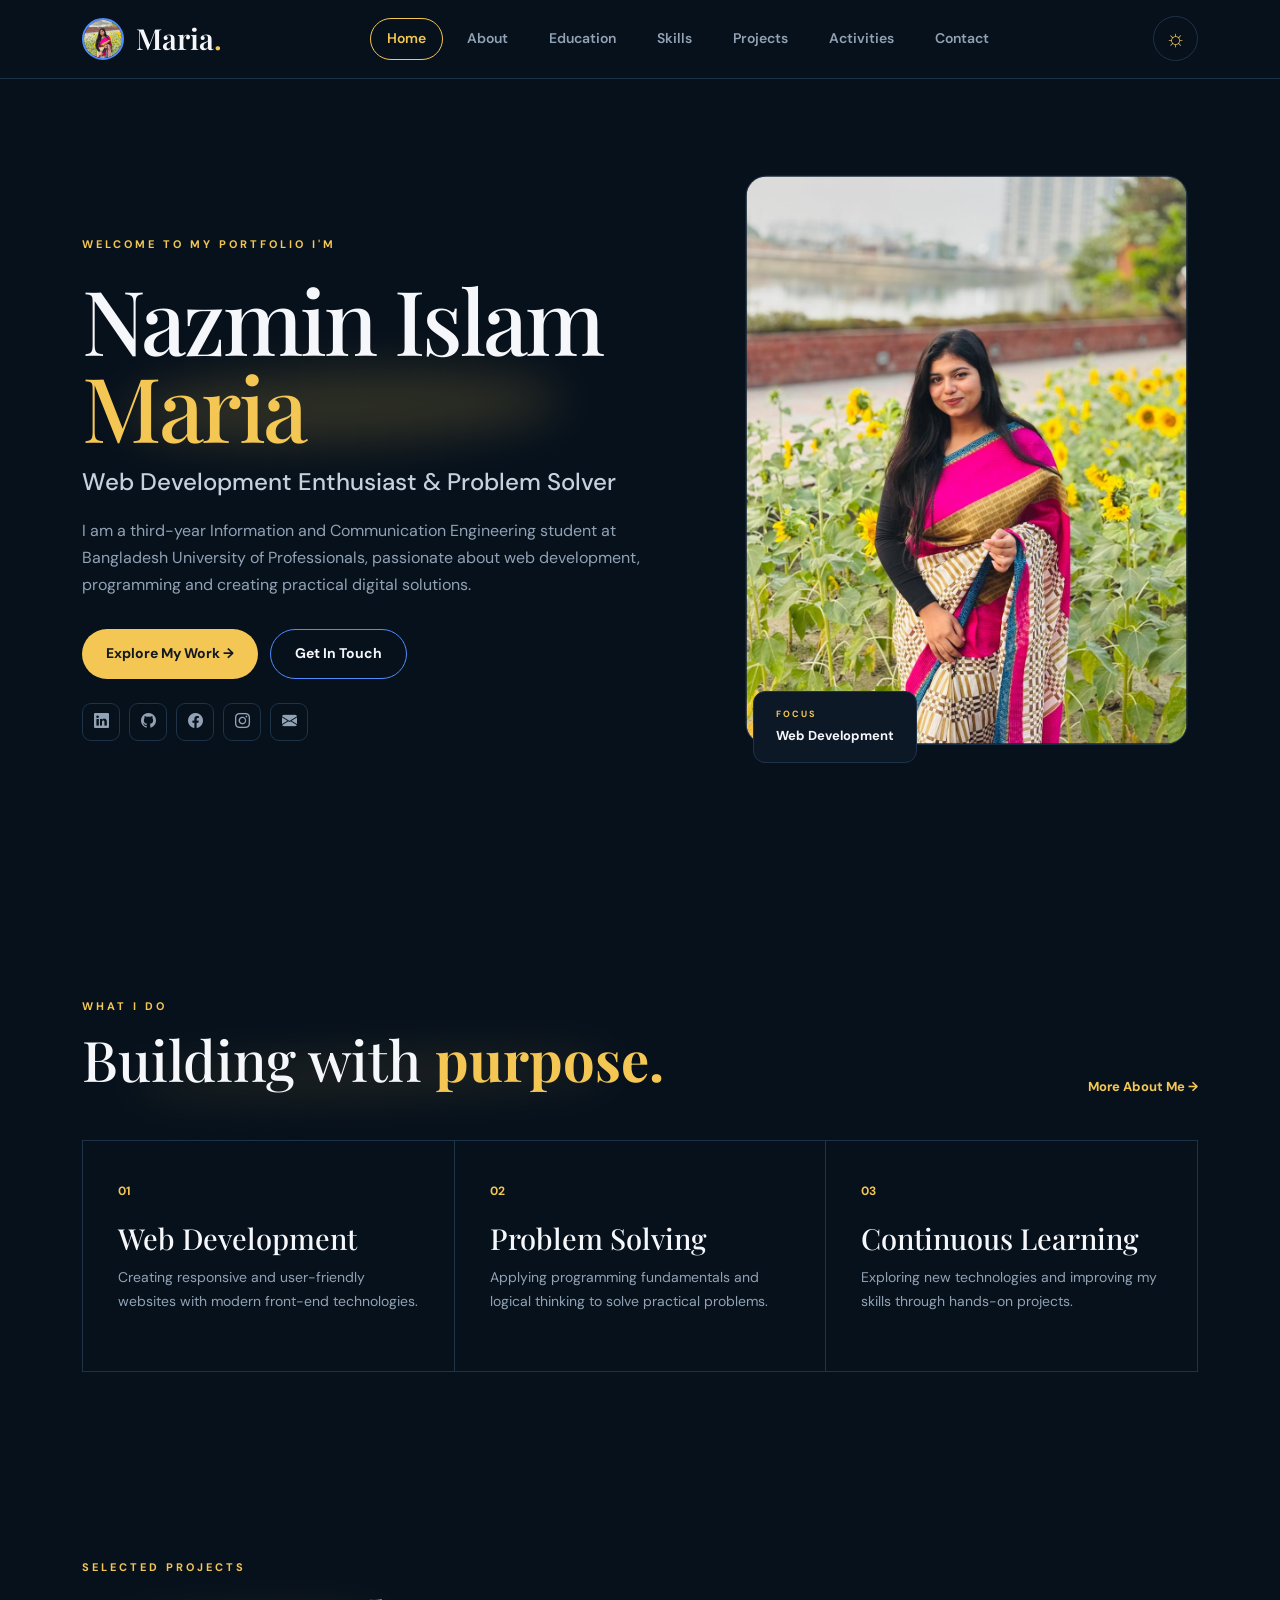
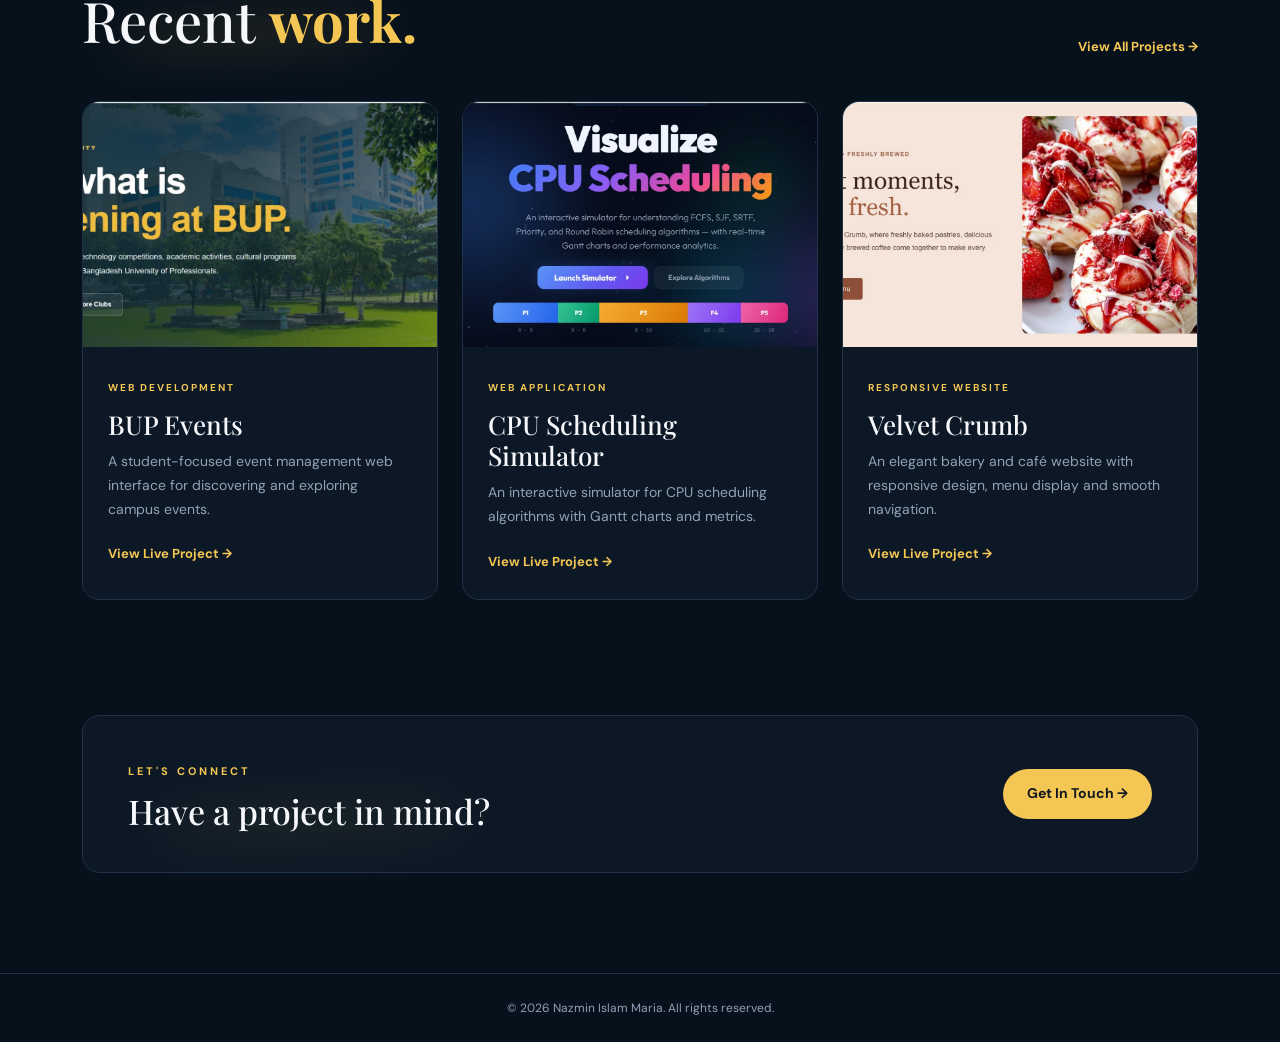
<file: index.html>
<!DOCTYPE html>
<html lang="en">
<head>
    <meta charset="UTF-8">
    <meta name="viewport" content="width=device-width, initial-scale=1.0">

    <title>Nazmin Islam Maria | Portfolio</title>

    <link rel="preconnect" href="https://fonts.googleapis.com">
    <link rel="preconnect" href="https://fonts.gstatic.com" crossorigin>

    <link href="https://fonts.googleapis.com/css2?family=DM+Sans:wght@400;500;600;700&family=Playfair+Display:wght@500;600;700&display=swap" rel="stylesheet">

    <link href="https://cdn.jsdelivr.net/npm/bootstrap@5.3.3/dist/css/bootstrap.min.css" rel="stylesheet">

    <link rel="stylesheet" href="https://cdn.jsdelivr.net/npm/bootstrap-icons@1.11.3/font/bootstrap-icons.min.css">

    <link rel="icon" type="image/jpeg" href="images/profile.jpg">

    <link rel="stylesheet" href="style.css">
</head>

<body>

<div class="scroll-progress" id="scrollProgress"></div>

<header class="header">
    <nav class="navbar navbar-expand-lg">
        <div class="container">

            <a class="brand" href="index.html">
                <img src="images/profile.jpg" alt="Nazmin Islam Maria">
                <span>Maria<span class="accent">.</span></span>
            </a>

            <button class="navbar-toggler" type="button" data-bs-toggle="collapse" data-bs-target="#navigation" aria-label="Toggle navigation">
                <span></span>
                <span></span>
                <span></span>
            </button>

            <div class="collapse navbar-collapse" id="navigation">

                <ul class="navbar-nav mx-auto">
                    <li><a class="nav-link active" href="index.html">Home</a></li>
                    <li><a class="nav-link" href="about.html">About</a></li>
                    <li><a class="nav-link" href="education.html">Education</a></li>
                    <li><a class="nav-link" href="skills.html">Skills</a></li>
                    <li><a class="nav-link" href="projects.html">Projects</a></li>
                    <li><a class="nav-link" href="activities.html">Activities</a></li>
                    <li><a class="nav-link" href="contact.html">Contact</a></li>
                </ul>

                <button class="theme-toggle" id="themeToggle" aria-label="Toggle theme">
                    <span id="themeIcon">☼</span>
                </button>

            </div>
        </div>
    </nav>
</header>

<main>

<section class="hero">
    <div class="container">

        <div class="hero-grid">

            <div class="hero-content">

                <span class="section-label">WELCOME TO MY PORTFOLIO I'M</span>

                <h1>
                    <span>Nazmin Islam</span>
                    <span class="name-accent">Maria</span>
                </h1>

                <h2>Web Development Enthusiast &amp; Problem Solver</h2>

                <p>
                    I am a third-year Information and Communication Engineering student at
                    Bangladesh University of Professionals, passionate about web development,
                    programming and creating practical digital solutions.
                </p>

                <div class="hero-actions">
                    <a href="projects.html" class="button button-primary">
                        Explore My Work →
                    </a>

                    <a href="contact.html" class="button button-secondary">
                        Get In Touch
                    </a>
                </div>

                <div class="social-links">

                    <a href="https://www.linkedin.com/in/nazmin-islam-maria/" target="_blank" rel="noopener noreferrer" aria-label="LinkedIn">
                        <i class="bi bi-linkedin"></i>
                    </a>

                    <a href="https://github.com/nazminmaria" target="_blank" rel="noopener noreferrer" aria-label="GitHub">
                        <i class="bi bi-github"></i>
                    </a>

                    <a href="https://facebook.com/nazminmari" target="_blank" rel="noopener noreferrer" aria-label="Facebook">
                        <i class="bi bi-facebook"></i>
                    </a>

                    <a href="https://www.instagram.com/maaaaariaaa_14/?hl=en" target="_blank" rel="noopener noreferrer" aria-label="Instagram">
                        <i class="bi bi-instagram"></i>
                    </a>

                    <a href="mailto:nazminmaria14@gmail.com" aria-label="Email">
                        <i class="bi bi-envelope-fill"></i>
                    </a>

                </div>

            </div>

            <div class="hero-visual">

                <div class="portrait-wrapper">

                    <div class="portrait-frame">
                        <img src="images/profile.jpg" alt="Nazmin Islam Maria">
                    </div>

                    <div class="visual-note">
                        <span>FOCUS</span>
                        <strong>Web Development</strong>
                    </div>

                    <div class="availability-popup">
                        <span class="popup-dot"></span>
                        <span>Open to opportunities</span>
                    </div>

                </div>

            </div>

        </div>

    </div>
</section>

<section class="intro-section">
    <div class="container">

        <div class="section-heading">
            <div>
                <span class="section-label">WHAT I DO</span>
                <h2>Building with <strong>purpose.</strong></h2>
            </div>

            <a href="about.html" class="simple-link">More About Me →</a>
        </div>

        <div class="intro-grid">

            <article class="intro-card">
                <span>01</span>
                <h3>Web Development</h3>
                <p>
                    Creating responsive and user-friendly websites with
                    modern front-end technologies.
                </p>
            </article>

            <article class="intro-card">
                <span>02</span>
                <h3>Problem Solving</h3>
                <p>
                    Applying programming fundamentals and logical thinking
                    to solve practical problems.
                </p>
            </article>

            <article class="intro-card">
                <span>03</span>
                <h3>Continuous Learning</h3>
                <p>
                    Exploring new technologies and improving my skills
                    through hands-on projects.
                </p>
            </article>

        </div>

    </div>
</section>

<section class="featured-projects">
    <div class="container">

        <div class="section-heading">
            <div>
                <span class="section-label">SELECTED PROJECTS</span>
                <h2>Recent <strong>work.</strong></h2>
            </div>

            <a href="projects.html" class="simple-link">View All Projects →</a>
        </div>

        <div class="row g-4">

            <div class="col-lg-4">
                <article class="project-card">

                    <div class="project-image">
                        <img src="images/bup-events.jpg" alt="BUP Events project">
                    </div>

                    <div class="project-info">
                        <span class="project-category">WEB DEVELOPMENT</span>
                        <h3>BUP Events</h3>

                        <p>
                            A student-focused event management web interface
                            for discovering and exploring campus events.
                        </p>

                        <a href="https://nazminmaria.github.io/BUP-Events/" target="_blank" rel="noopener noreferrer">
                            View Live Project →
                        </a>
                    </div>

                </article>
            </div>

            <div class="col-lg-4">
                <article class="project-card">

                    <div class="project-image">
                        <img src="images/cpu-scheduling.jpg" alt="CPU Scheduling Simulator project">
                    </div>

                    <div class="project-info">
                        <span class="project-category">WEB APPLICATION</span>
                        <h3>CPU Scheduling Simulator</h3>

                        <p>
                            An interactive simulator for CPU scheduling
                            algorithms with Gantt charts and metrics.
                        </p>

                        <a href="https://nazminmaria.github.io/CPU-Scheduling/" target="_blank" rel="noopener noreferrer">
                            View Live Project →
                        </a>
                    </div>

                </article>
            </div>

            <div class="col-lg-4">
                <article class="project-card">

                    <div class="project-image">
                        <img src="images/velvet-crumb.jpg" alt="Velvet Crumb project">
                    </div>

                    <div class="project-info">
                        <span class="project-category">RESPONSIVE WEBSITE</span>
                        <h3>Velvet Crumb</h3>

                        <p>
                            An elegant bakery and café website with responsive
                            design, menu display and smooth navigation.
                        </p>

                        <a href="https://nazminmaria.github.io/Velvet-Crumb/" target="_blank" rel="noopener noreferrer">
                            View Live Project →
                        </a>
                    </div>

                </article>
            </div>

        </div>

    </div>
</section>

<section class="cta-section">
    <div class="container">

        <div class="cta-box">
            <div>
                <span class="section-label">LET'S CONNECT</span>
                <h2>Have a project in mind?</h2>
            </div>

            <a href="contact.html" class="button button-primary">
                Get In Touch →
            </a>
        </div>

    </div>
</section>

</main>

<footer class="footer">
    <div class="container">
        <p>© 2026 Nazmin Islam Maria. All rights reserved.</p>
    </div>
</footer>

<button class="back-to-top" id="backToTop" aria-label="Back to top">
    ↑
</button>

<script src="https://cdn.jsdelivr.net/npm/bootstrap@5.3.3/dist/js/bootstrap.bundle.min.js"></script>
<script src="script.js"></script>

</body>
</html>
</file>
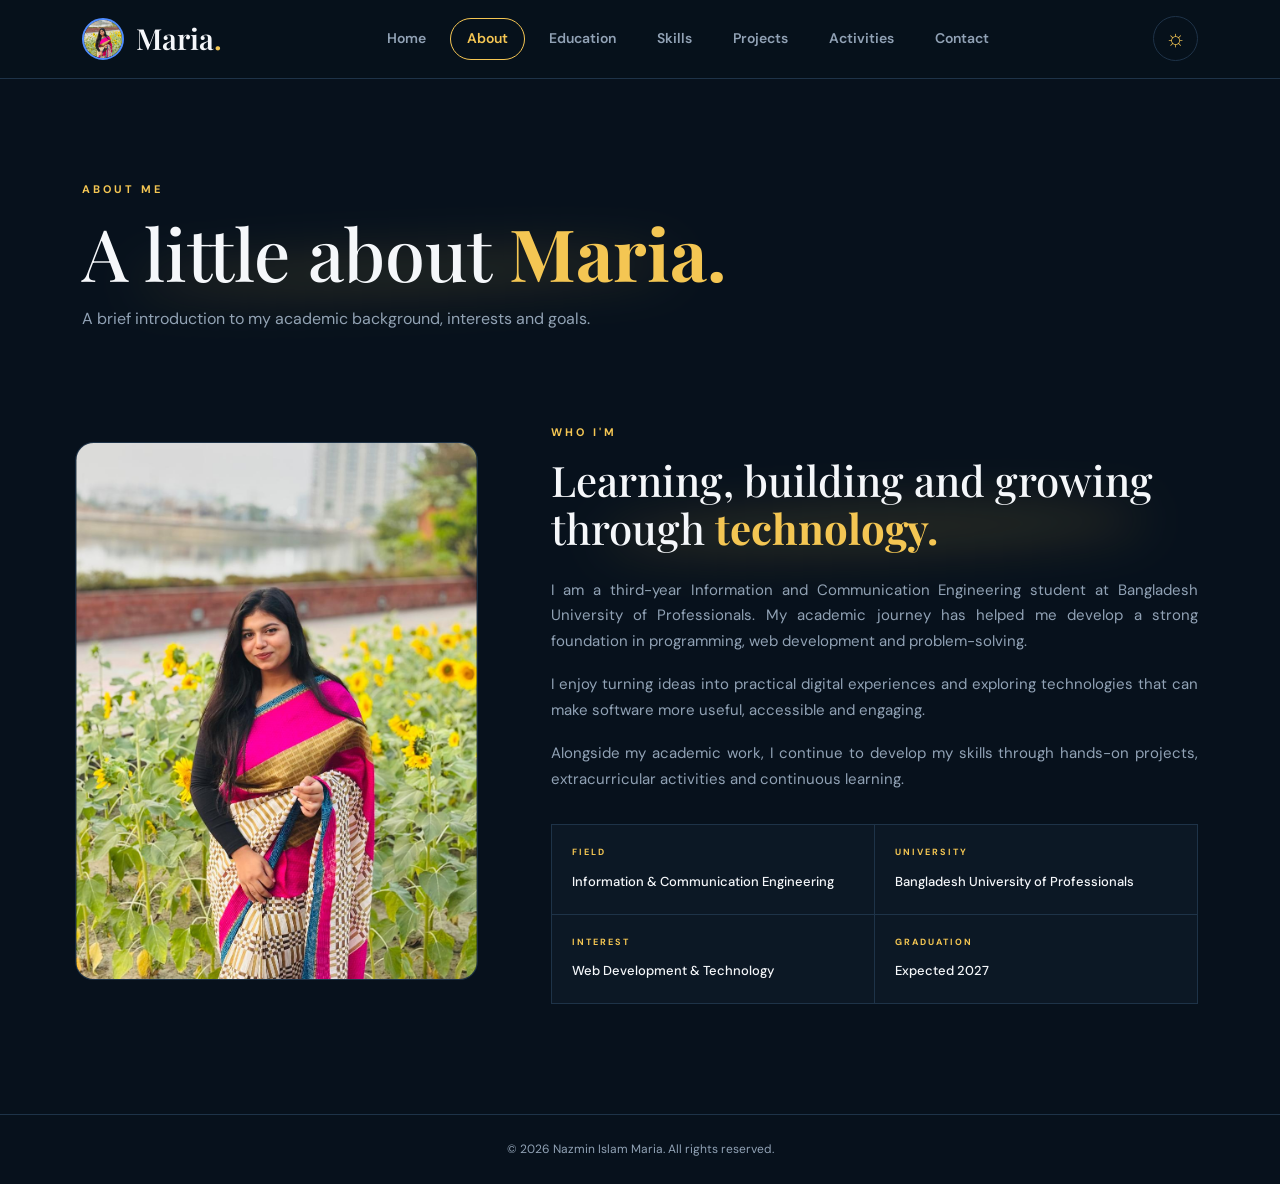
<file: about.html>
<!DOCTYPE html>
<html lang="en">
<head>
    <meta charset="UTF-8">
    <meta name="viewport" content="width=device-width, initial-scale=1.0">
    <title>About | Nazmin Islam Maria</title>

    <link rel="preconnect" href="https://fonts.googleapis.com">
    <link rel="preconnect" href="https://fonts.gstatic.com" crossorigin>
    <link href="https://fonts.googleapis.com/css2?family=DM+Sans:wght@400;500;600;700&family=Playfair+Display:wght@500;600;700&display=swap" rel="stylesheet">
    <link href="https://cdn.jsdelivr.net/npm/bootstrap@5.3.3/dist/css/bootstrap.min.css" rel="stylesheet">
    <link rel="icon" type="image/jpeg" href="images/profile.jpg">
    <link rel="stylesheet" href="style.css">
</head>

<body>

<div class="scroll-progress" id="scrollProgress"></div>

<header class="header">
    <nav class="navbar navbar-expand-lg">
        <div class="container">

            <a class="brand" href="index.html">
                <img src="images/profile.jpg" alt="Nazmin Islam Maria">
                <span>Maria<span class="accent">.</span></span>
            </a>

            <button class="navbar-toggler" type="button" data-bs-toggle="collapse" data-bs-target="#navigation" aria-label="Toggle navigation">
                <span></span><span></span><span></span>
            </button>

            <div class="collapse navbar-collapse" id="navigation">

                <ul class="navbar-nav mx-auto">
                    <li><a class="nav-link" href="index.html">Home</a></li>
                    <li><a class="nav-link active" href="about.html">About</a></li>
                    <li><a class="nav-link" href="education.html">Education</a></li>
                    <li><a class="nav-link" href="skills.html">Skills</a></li>
                    <li><a class="nav-link" href="projects.html">Projects</a></li>
                    <li><a class="nav-link" href="activities.html">Activities</a></li>
                    <li><a class="nav-link" href="contact.html">Contact</a></li>
                </ul>

                <button class="theme-toggle" id="themeToggle" aria-label="Toggle theme">
                    <span id="themeIcon">☼</span>
                </button>

            </div>
        </div>
    </nav>
</header>

<main>

<section class="page-hero">
    <div class="container">
        <span class="section-label">ABOUT ME</span>
        <h1>A little about <strong>Maria.</strong></h1>
        <p>
            A brief introduction to my academic background, interests and goals.
        </p>
    </div>
</section>

<section class="content-section">
    <div class="container">

        <div class="about-grid">

            <div class="about-image">
                <img src="images/profile.jpg" alt="Nazmin Islam Maria">
            </div>

            <div class="about-content">
                <span class="section-label">WHO I'M</span>

                <h2>Learning, building and growing through <strong>technology.</strong></h2>

                <p>
                    I am a third-year Information and Communication Engineering
                    student at Bangladesh University of Professionals. My
                    academic journey has helped me develop a strong foundation
                    in programming, web development and problem-solving.
                </p>

                <p>
                    I enjoy turning ideas into practical digital experiences
                    and exploring technologies that can make software more
                    useful, accessible and engaging.
                </p>

                <p>
                    Alongside my academic work, I continue to develop my skills
                    through hands-on projects, extracurricular activities and
                    continuous learning.
                </p>

                <div class="about-details">

                    <div>
                        <span>FIELD</span>
                        <strong>Information & Communication Engineering</strong>
                    </div>

                    <div>
                        <span>UNIVERSITY</span>
                        <strong>Bangladesh University of Professionals</strong>
                    </div>

                    <div>
                        <span>INTEREST</span>
                        <strong>Web Development & Technology</strong>
                    </div>

                    <div>
                        <span>GRADUATION</span>
                        <strong>Expected 2027</strong>
                    </div>

                </div>
            </div>

        </div>

    </div>
</section>

</main>

<footer class="footer">
    <div class="container">
        <p>© 2026 Nazmin Islam Maria. All rights reserved.</p>
    </div>
</footer>

<button class="back-to-top" id="backToTop" aria-label="Back to top">
    ↑
</button>

<script src="https://cdn.jsdelivr.net/npm/bootstrap@5.3.3/dist/js/bootstrap.bundle.min.js"></script>
<script src="script.js"></script>

</body>
</html>
</file>
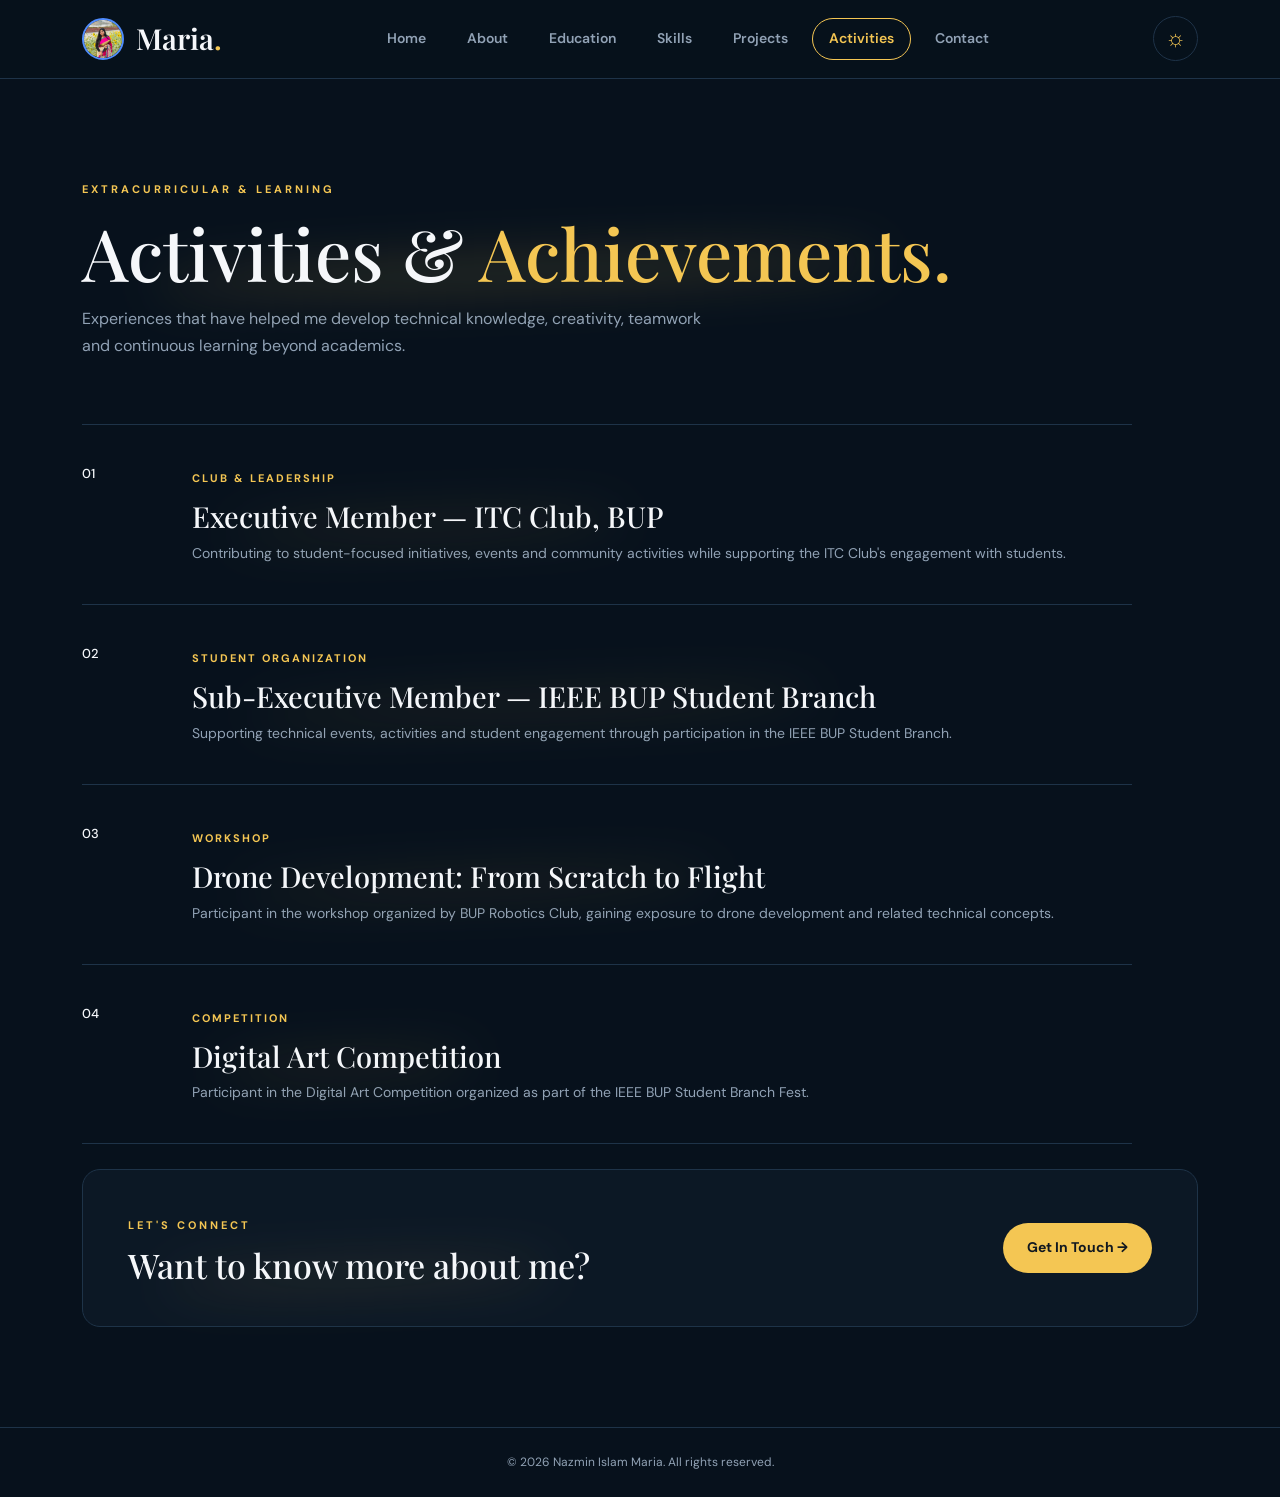
<file: activities.html>
<!DOCTYPE html>
<html lang="en">
<head>
    <meta charset="UTF-8">
    <meta name="viewport" content="width=device-width, initial-scale=1.0">

    <title>Activities | Nazmin Islam Maria</title>

    <link rel="preconnect" href="https://fonts.googleapis.com">
    <link rel="preconnect" href="https://fonts.gstatic.com" crossorigin>

    <link href="https://fonts.googleapis.com/css2?family=DM+Sans:wght@400;500;600;700&family=Playfair+Display:wght@500;600;700&display=swap" rel="stylesheet">

    <link href="https://cdn.jsdelivr.net/npm/bootstrap@5.3.3/dist/css/bootstrap.min.css" rel="stylesheet">

    <link rel="stylesheet" href="https://cdn.jsdelivr.net/npm/bootstrap-icons@1.11.3/font/bootstrap-icons.min.css">

    <link rel="icon" type="image/jpeg" href="images/profile.jpg">

    <link rel="stylesheet" href="style.css">
</head>

<body>

<div class="scroll-progress" id="scrollProgress"></div>

<header class="header">
    <nav class="navbar navbar-expand-lg">
        <div class="container">

            <a class="brand" href="index.html">
                <img src="images/profile.jpg" alt="Nazmin Islam Maria">
                <span>Maria<span class="accent">.</span></span>
            </a>

            <button class="navbar-toggler" type="button" data-bs-toggle="collapse" data-bs-target="#navigation" aria-label="Toggle navigation">
                <span></span>
                <span></span>
                <span></span>
            </button>

            <div class="collapse navbar-collapse" id="navigation">

                <ul class="navbar-nav mx-auto">
                    <li><a class="nav-link" href="index.html">Home</a></li>
                    <li><a class="nav-link" href="about.html">About</a></li>
                    <li><a class="nav-link" href="education.html">Education</a></li>
                    <li><a class="nav-link" href="skills.html">Skills</a></li>
                    <li><a class="nav-link" href="projects.html">Projects</a></li>
                    <li><a class="nav-link active" href="activities.html">Activities</a></li>
                    <li><a class="nav-link" href="contact.html">Contact</a></li>
                </ul>

                <button class="theme-toggle" id="themeToggle" aria-label="Toggle theme">
                    <span id="themeIcon">☼</span>
                </button>

            </div>
        </div>
    </nav>
</header>

<main>

<section class="page-hero">
    <div class="container">
        <span class="section-label">EXTRACURRICULAR &amp; LEARNING</span>
        <h1>Activities &amp; <span class="name-accent">Achievements.</span></h1>
        <p>
            Experiences that have helped me develop technical knowledge,
            creativity, teamwork and continuous learning beyond academics.
        </p>
    </div>
</section>

<section class="activities-section">
    <div class="container">

        <div class="activity-list">

            <article class="activity-item">
                <div class="activity-number">01</div>

                <div class="activity-content">
                    <span class="activity-category">CLUB &amp; LEADERSHIP</span>
                    <h2>Executive Member — ITC Club, BUP</h2>
                    <p>
                        Contributing to student-focused initiatives, events and
                        community activities while supporting the ITC Club's
                        engagement with students.
                    </p>
                </div>
            </article>

            <article class="activity-item">
                <div class="activity-number">02</div>

                <div class="activity-content">
                    <span class="activity-category">STUDENT ORGANIZATION</span>
                    <h2>Sub-Executive Member — IEEE BUP Student Branch</h2>
                    <p>
                        Supporting technical events, activities and student
                        engagement through participation in the IEEE BUP
                        Student Branch.
                    </p>
                </div>
            </article>

            <article class="activity-item">
                <div class="activity-number">03</div>

                <div class="activity-content">
                    <span class="activity-category">WORKSHOP</span>
                    <h2>Drone Development: From Scratch to Flight</h2>
                    <p>
                        Participant in the workshop organized by BUP Robotics Club,
                        gaining exposure to drone development and related
                        technical concepts.
                    </p>
                </div>
            </article>

            <article class="activity-item">
                <div class="activity-number">04</div>

                <div class="activity-content">
                    <span class="activity-category">COMPETITION</span>
                    <h2>Digital Art Competition</h2>
                    <p>
                        Participant in the Digital Art Competition organized as
                        part of the IEEE BUP Student Branch Fest.
                    </p>
                </div>
            </article>

        </div>

    </div>
</section>

<section class="cta-section">
    <div class="container">

        <div class="cta-box">
            <div>
                <span class="section-label">LET'S CONNECT</span>
                <h2>Want to know more about me?</h2>
            </div>

            <a href="contact.html" class="button button-primary">
                Get In Touch →
            </a>
        </div>

    </div>
</section>

</main>

<footer class="footer">
    <div class="container">
        <p>© 2026 Nazmin Islam Maria. All rights reserved.</p>
    </div>
</footer>

<button class="back-to-top" id="backToTop" aria-label="Back to top">
    ↑
</button>

<script src="https://cdn.jsdelivr.net/npm/bootstrap@5.3.3/dist/js/bootstrap.bundle.min.js"></script>
<script src="script.js"></script>

</body>
</html>
</file>
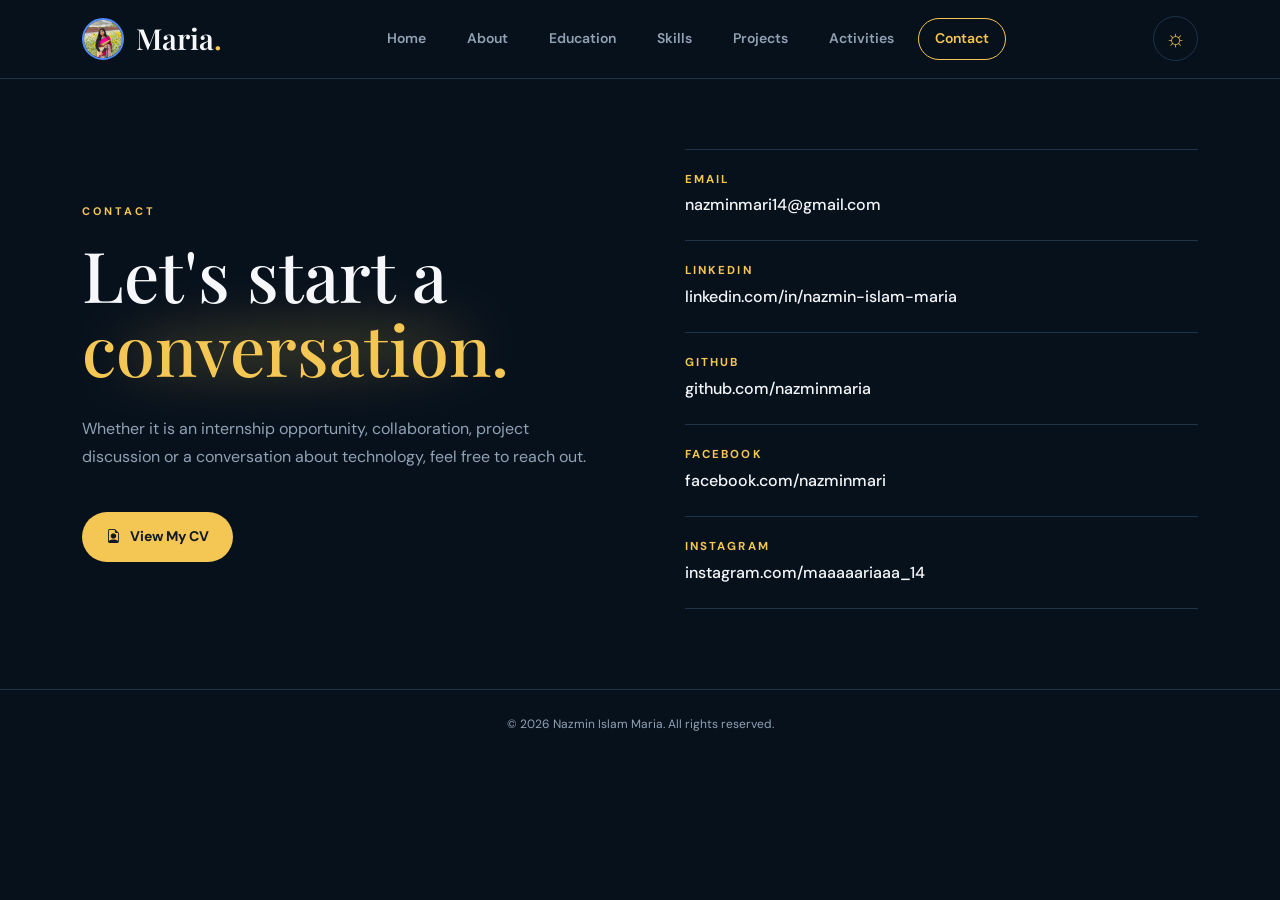
<file: contact.html>
<!DOCTYPE html>
<html lang="en">
<head>
    <meta charset="UTF-8">
    <meta name="viewport" content="width=device-width, initial-scale=1.0">

    <title>Contact | Nazmin Islam Maria</title>

    <link rel="preconnect" href="https://fonts.googleapis.com">
    <link rel="preconnect" href="https://fonts.gstatic.com" crossorigin>

    <link href="https://fonts.googleapis.com/css2?family=DM+Sans:wght@400;500;600;700&family=Playfair+Display:wght@500;600;700&display=swap" rel="stylesheet">

    <link href="https://cdn.jsdelivr.net/npm/bootstrap@5.3.3/dist/css/bootstrap.min.css" rel="stylesheet">

    <link rel="stylesheet" href="https://cdn.jsdelivr.net/npm/bootstrap-icons@1.11.3/font/bootstrap-icons.min.css">

    <link rel="icon" type="image/jpeg" href="images/profile.jpg">

    <link rel="stylesheet" href="style.css">
</head>

<body>

<div class="scroll-progress" id="scrollProgress"></div>

<header class="header">
    <nav class="navbar navbar-expand-lg">
        <div class="container">

            <a class="brand" href="index.html">
                <img src="images/profile.jpg" alt="Nazmin Islam Maria">
                <span>Maria<span class="accent">.</span></span>
            </a>

            <button class="navbar-toggler" type="button" data-bs-toggle="collapse" data-bs-target="#navigation" aria-label="Toggle navigation">
                <span></span>
                <span></span>
                <span></span>
            </button>

            <div class="collapse navbar-collapse" id="navigation">

                <ul class="navbar-nav mx-auto">
                    <li>
                        <a class="nav-link" href="index.html">Home</a>
                    </li>

                    <li>
                        <a class="nav-link" href="about.html">About</a>
                    </li>

                    <li>
                        <a class="nav-link" href="education.html">Education</a>
                    </li>

                    <li>
                        <a class="nav-link" href="skills.html">Skills</a>
                    </li>

                    <li>
                        <a class="nav-link" href="projects.html">Projects</a>
                    </li>

                    <li>
                        <a class="nav-link" href="activities.html">Activities</a>
                    </li>

                    <li>
                        <a class="nav-link active" href="contact.html">Contact</a>
                    </li>
                </ul>

                <button class="theme-toggle" id="themeToggle" aria-label="Toggle theme">
                    <span id="themeIcon">☼</span>
                </button>

            </div>
        </div>
    </nav>
</header>

<main>

<section class="contact-section">
    <div class="container">

        <div class="contact-grid">

            <div class="contact-intro">

                <span class="section-label">CONTACT</span>

                <h1>
                    Let's start a
                    <span class="name-accent">conversation.</span>
                </h1>

                <p>
                    Whether it is an internship opportunity, collaboration,
                    project discussion or a conversation about technology,
                    feel free to reach out.
                </p>

                <a href="documents/Maria_CV.pdf" target="_blank" class="button button-primary">
                    <i class="bi bi-file-earmark-person"></i>
                    View My CV
                </a>

            </div>

            <div class="contact-links">

                <a href="mailto:nazminmari14@gmail.com" class="contact-item">
                    <span class="contact-label">EMAIL</span>
                    <span class="contact-value">nazminmari14@gmail.com</span>
                </a>

                <a href="https://www.linkedin.com/in/nazmin-islam-maria/" target="_blank" rel="noopener noreferrer" class="contact-item">
                    <span class="contact-label">LINKEDIN</span>
                    <span class="contact-value">linkedin.com/in/nazmin-islam-maria</span>
                    <i class="bi bi-arrow-up-right"></i>
                </a>

                <a href="https://github.com/nazminmaria" target="_blank" rel="noopener noreferrer" class="contact-item">
                    <span class="contact-label">GITHUB</span>
                    <span class="contact-value">github.com/nazminmaria</span>
                    <i class="bi bi-arrow-up-right"></i>
                </a>

                <a href="https://facebook.com/nazminmari" target="_blank" rel="noopener noreferrer" class="contact-item">
                    <span class="contact-label">FACEBOOK</span>
                    <span class="contact-value">facebook.com/nazminmari</span>
                    <i class="bi bi-arrow-up-right"></i>
                </a>

                <a href="https://www.instagram.com/maaaaariaaa_14/?hl=en" target="_blank" rel="noopener noreferrer" class="contact-item">
                    <span class="contact-label">INSTAGRAM</span>
                    <span class="contact-value">instagram.com/maaaaariaaa_14</span>
                    <i class="bi bi-arrow-up-right"></i>
                </a>

            </div>

        </div>

    </div>
</section>

</main>

<footer class="footer">
    <div class="container">
        <p>© 2026 Nazmin Islam Maria. All rights reserved.</p>
    </div>
</footer>

<button class="back-to-top" id="backToTop" aria-label="Back to top">
    ↑
</button>

<script src="https://cdn.jsdelivr.net/npm/bootstrap@5.3.3/dist/js/bootstrap.bundle.min.js"></script>
<script src="script.js"></script>

</body>
</html>
</file>
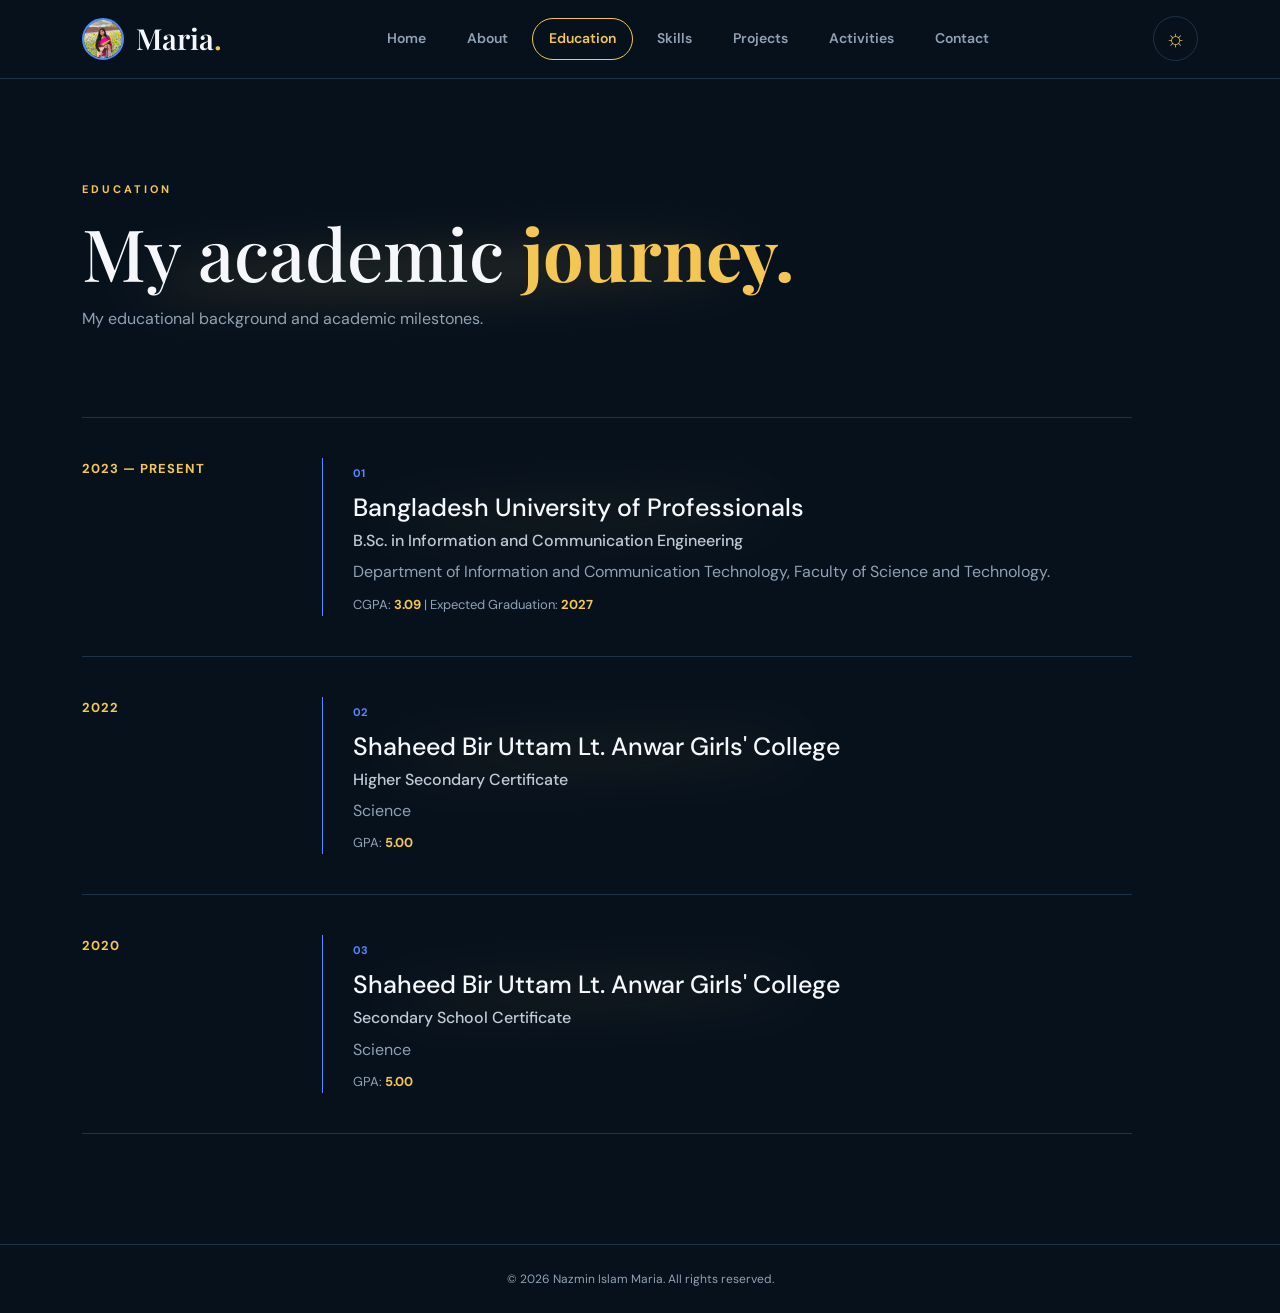
<file: education.html>
<!DOCTYPE html>
<html lang="en">
<head>
    <meta charset="UTF-8">
    <meta name="viewport" content="width=device-width, initial-scale=1.0">
    <title>Education | Nazmin Islam Maria</title>

    <link rel="preconnect" href="https://fonts.googleapis.com">
    <link rel="preconnect" href="https://fonts.gstatic.com" crossorigin>
    <link href="https://fonts.googleapis.com/css2?family=DM+Sans:wght@400;500;600;700&family=Playfair+Display:wght@500;600;700&display=swap" rel="stylesheet">
    <link href="https://cdn.jsdelivr.net/npm/bootstrap@5.3.3/dist/css/bootstrap.min.css" rel="stylesheet">
    <link rel="icon" type="image/jpeg" href="images/profile.jpg">
    <link rel="stylesheet" href="style.css">
</head>

<body>

<div class="scroll-progress" id="scrollProgress"></div>

<header class="header">
    <nav class="navbar navbar-expand-lg">
        <div class="container">

            <a class="brand" href="index.html">
                <img src="images/profile.jpg" alt="Nazmin Islam Maria">
                <span>Maria<span class="accent">.</span></span>
            </a>

            <button class="navbar-toggler" type="button" data-bs-toggle="collapse" data-bs-target="#navigation" aria-label="Toggle navigation">
                <span></span><span></span><span></span>
            </button>

            <div class="collapse navbar-collapse" id="navigation">

                <ul class="navbar-nav mx-auto">
                    <li><a class="nav-link" href="index.html">Home</a></li>
                    <li><a class="nav-link" href="about.html">About</a></li>
                    <li><a class="nav-link active" href="education.html">Education</a></li>
                    <li><a class="nav-link" href="skills.html">Skills</a></li>
                    <li><a class="nav-link" href="projects.html">Projects</a></li>
                    <li><a class="nav-link" href="activities.html">Activities</a></li>
                    <li><a class="nav-link" href="contact.html">Contact</a></li>
                </ul>

                <button class="theme-toggle" id="themeToggle" aria-label="Toggle theme">
                    <span id="themeIcon">☼</span>
                </button>

            </div>
        </div>
    </nav>
</header>

<main>

<section class="page-hero">
    <div class="container">
        <span class="section-label">EDUCATION</span>
        <h1>My academic <strong>journey.</strong></h1>
        <p>My educational background and academic milestones.</p>
    </div>
</section>

<section class="content-section">
    <div class="container">

        <div class="education-list">

            <article class="education-item">
                <div class="education-year">2023 — PRESENT</div>

                <div class="education-content">
                    <span class="education-number">01</span>
                    <h2>Bangladesh University of Professionals</h2>
                    <h3>B.Sc. in Information and Communication Engineering</h3>
                    <p>
                        Department of Information and Communication Technology,
                        Faculty of Science and Technology.
                    </p>
                    <div class="education-result">
                        CGPA: <strong>3.09</strong> | Expected Graduation: <strong>2027</strong>
                    </div>
                </div>
            </article>

            <article class="education-item">
                <div class="education-year">2022</div>

                <div class="education-content">
                    <span class="education-number">02</span>
                    <h2>Shaheed Bir Uttam Lt. Anwar Girls' College</h2>
                    <h3>Higher Secondary Certificate</h3>
                    <p>Science</p>
                    <div class="education-result">
                        GPA: <strong>5.00</strong>
                    </div>
                </div>
            </article>

            <article class="education-item">
                <div class="education-year">2020</div>

                <div class="education-content">
                    <span class="education-number">03</span>
                    <h2>Shaheed Bir Uttam Lt. Anwar Girls' College</h2>
                    <h3>Secondary School Certificate</h3>
                    <p>Science</p>
                    <div class="education-result">
                        GPA: <strong>5.00</strong>
                    </div>
                </div>
            </article>

        </div>

    </div>
</section>

</main>

<footer class="footer">
    <div class="container">
        <p>© 2026 Nazmin Islam Maria. All rights reserved.</p>
    </div>
</footer>

<button class="back-to-top" id="backToTop" aria-label="Back to top">
    ↑
</button>

<script src="https://cdn.jsdelivr.net/npm/bootstrap@5.3.3/dist/js/bootstrap.bundle.min.js"></script>
<script src="script.js"></script>

</body>
</html>
</file>
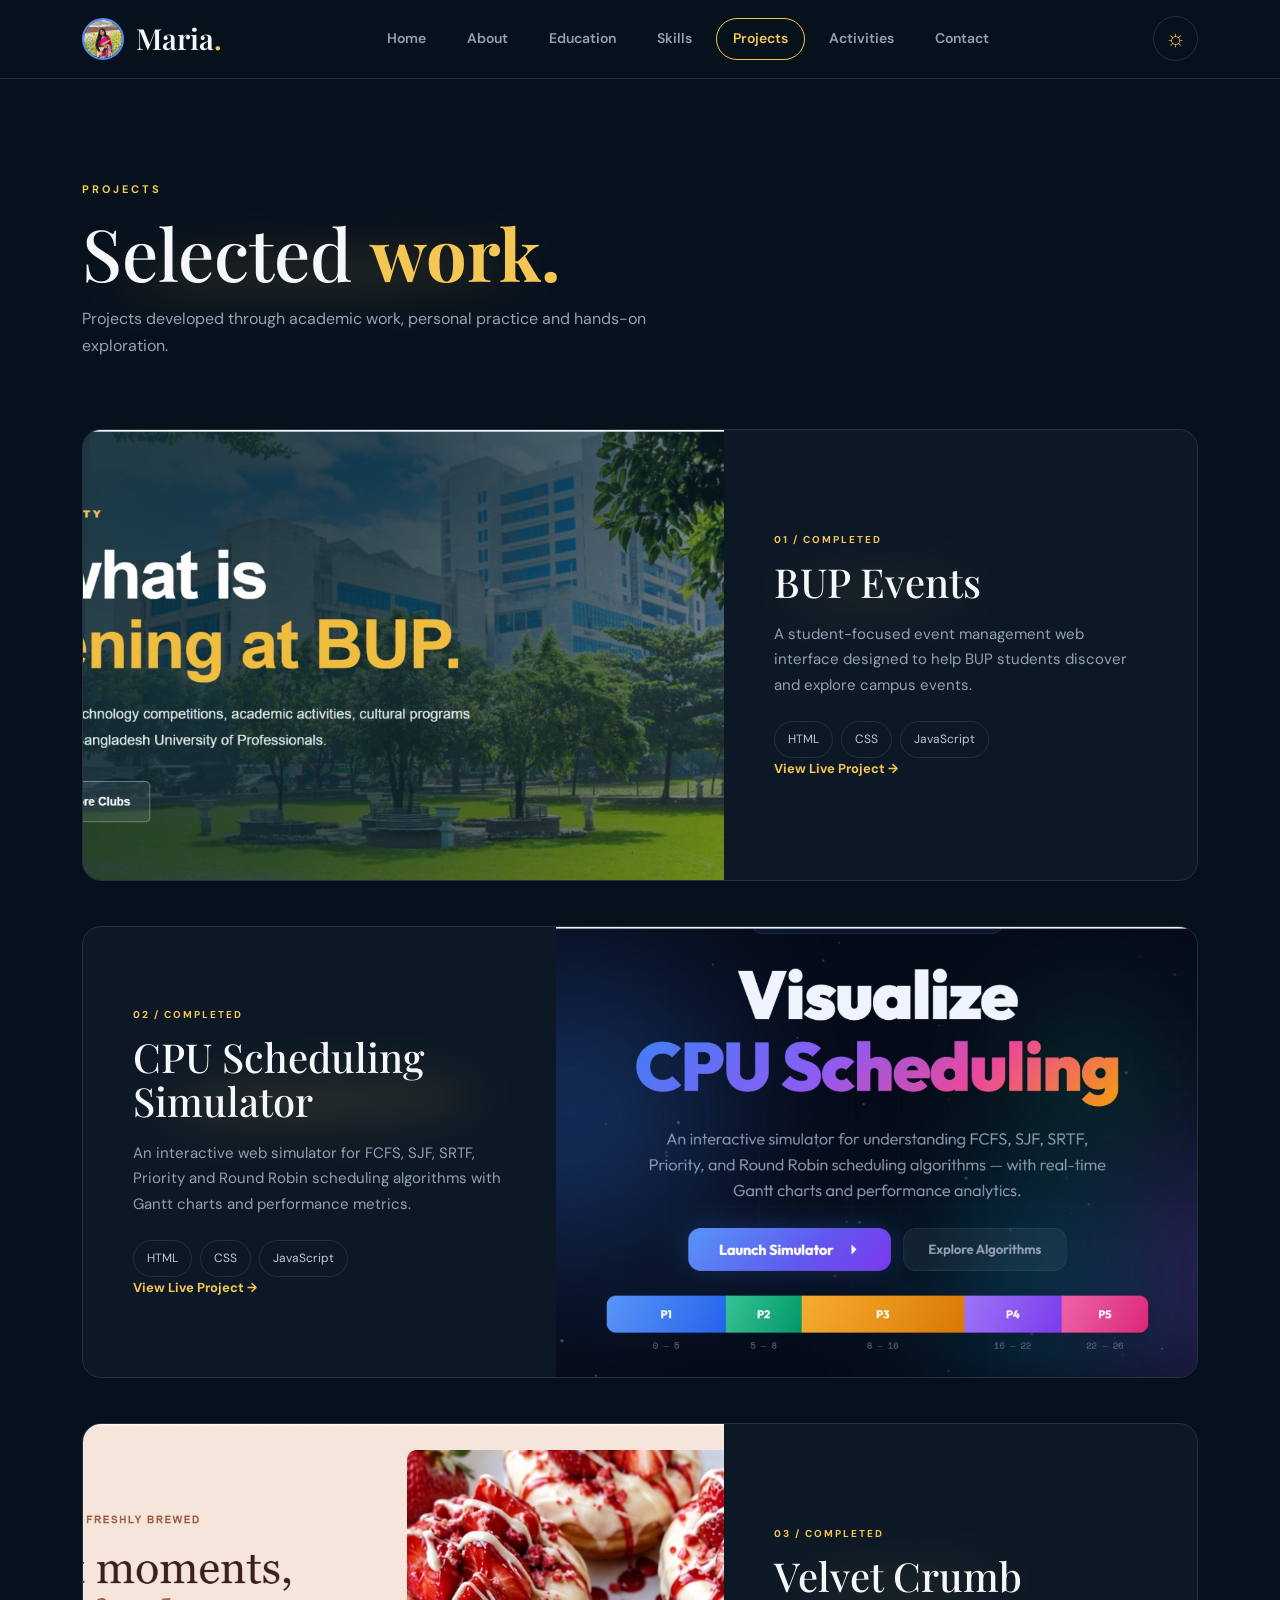
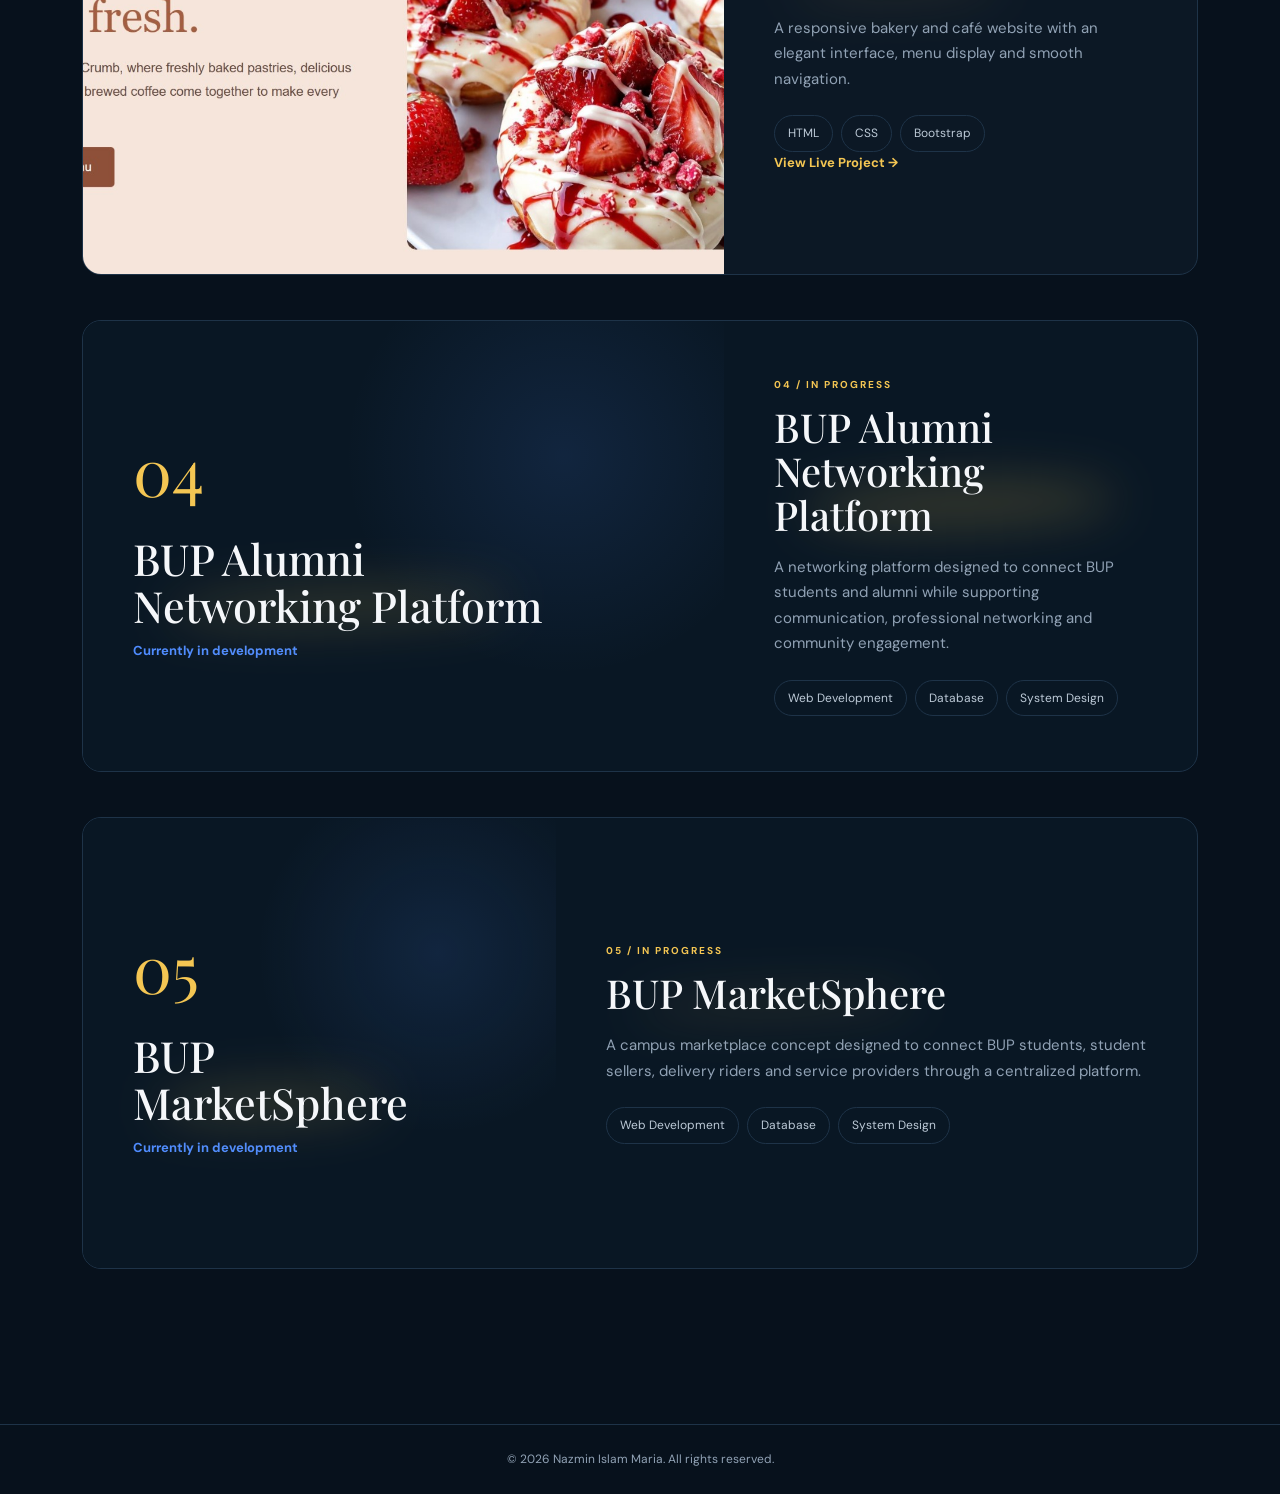
<file: projects.html>
<!DOCTYPE html>
<html lang="en">
<head>
    <meta charset="UTF-8">
    <meta name="viewport" content="width=device-width, initial-scale=1.0">
    <title>Projects | Nazmin Islam Maria</title>

    <link rel="icon" type="image/jpeg" href="images/profile.jpg">

    <link rel="preconnect" href="https://fonts.googleapis.com">
    <link rel="preconnect" href="https://fonts.gstatic.com" crossorigin>
    <link href="https://fonts.googleapis.com/css2?family=DM+Sans:wght@400;500;600;700&family=Playfair+Display:wght@500;600;700&display=swap" rel="stylesheet">
    <link href="https://cdn.jsdelivr.net/npm/bootstrap@5.3.3/dist/css/bootstrap.min.css" rel="stylesheet">
    <link rel="stylesheet" href="style.css">
</head>

<body>

<div class="scroll-progress" id="scrollProgress"></div>

<header class="header">
    <nav class="navbar navbar-expand-lg">
        <div class="container">

            <a class="brand" href="index.html">
                <img src="images/profile.jpg" alt="Nazmin Islam Maria">
                <span>Maria<span class="accent">.</span></span>
            </a>

            <button class="navbar-toggler" type="button" data-bs-toggle="collapse" data-bs-target="#navigation" aria-label="Toggle navigation">
                <span></span><span></span><span></span>
            </button>

            <div class="collapse navbar-collapse" id="navigation">

                <ul class="navbar-nav mx-auto">
                    <li><a class="nav-link" href="index.html">Home</a></li>
                    <li><a class="nav-link" href="about.html">About</a></li>
                    <li><a class="nav-link" href="education.html">Education</a></li>
                    <li><a class="nav-link" href="skills.html">Skills</a></li>
                    <li><a class="nav-link active" href="projects.html">Projects</a></li>
                    <li><a class="nav-link" href="activities.html">Activities</a></li>
                    <li><a class="nav-link" href="contact.html">Contact</a></li>
                </ul>

                <button class="theme-toggle" id="themeToggle" aria-label="Toggle theme">
                    <span id="themeIcon">☼</span>
                </button>

            </div>
        </div>
    </nav>
</header>

<main>

<section class="page-hero">
    <div class="container">
        <span class="section-label">PROJECTS</span>
        <h1>Selected <strong>work.</strong></h1>
        <p>
            Projects developed through academic work, personal practice
            and hands-on exploration.
        </p>
    </div>
</section>

<section class="content-section projects-section">
    <div class="container">

        <div class="full-project">

            <div class="project-cover-large">
                <img src="images/bup-events.jpg" alt="BUP Events project">
            </div>

            <div class="full-project-content">
                <span class="project-number">01 / COMPLETED</span>
                <h2>BUP Events</h2>

                <p>
                    A student-focused event management web interface designed
                    to help BUP students discover and explore campus events.
                </p>

                <div class="tech-tags">
                    <span>HTML</span>
                    <span>CSS</span>
                    <span>JavaScript</span>
                </div>

                <a href="https://nazminmaria.github.io/BUP-Events/" target="_blank" rel="noopener noreferrer" class="project-button">
                    View Live Project →
                </a>
            </div>

        </div>

        <div class="full-project reverse">

            <div class="project-cover-large">
                <img src="images/cpu-scheduling.jpg" alt="CPU Scheduling Simulator project">
            </div>

            <div class="full-project-content">
                <span class="project-number">02 / COMPLETED</span>
                <h2>CPU Scheduling Simulator</h2>

                <p>
                    An interactive web simulator for FCFS, SJF, SRTF, Priority
                    and Round Robin scheduling algorithms with Gantt charts
                    and performance metrics.
                </p>

                <div class="tech-tags">
                    <span>HTML</span>
                    <span>CSS</span>
                    <span>JavaScript</span>
                </div>

                <a href="https://nazminmaria.github.io/CPU-Scheduling/" target="_blank" rel="noopener noreferrer" class="project-button">
                    View Live Project →
                </a>
            </div>

        </div>

        <div class="full-project">

            <div class="project-cover-large">
                <img src="images/velvet-crumb.jpg" alt="Velvet Crumb project">
            </div>

            <div class="full-project-content">
                <span class="project-number">03 / COMPLETED</span>
                <h2>Velvet Crumb</h2>

                <p>
                    A responsive bakery and café website with an elegant
                    interface, menu display and smooth navigation.
                </p>

                <div class="tech-tags">
                    <span>HTML</span>
                    <span>CSS</span>
                    <span>Bootstrap</span>
                </div>

                <a href="https://nazminmaria.github.io/Velvet-Crumb/" target="_blank" rel="noopener noreferrer" class="project-button">
                    View Live Project →
                </a>
            </div>

        </div>

        <div class="full-project upcoming">

            <div class="project-coming">
                <span>04</span>
                <h2>BUP Alumni<br>Networking Platform</h2>
                <p>Currently in development</p>
            </div>

            <div class="full-project-content">
                <span class="project-number">04 / IN PROGRESS</span>
                <h2>BUP Alumni Networking Platform</h2>

                <p>
                    A networking platform designed to connect BUP students
                    and alumni while supporting communication, professional
                    networking and community engagement.
                </p>

                <div class="tech-tags">
                    <span>Web Development</span>
                    <span>Database</span>
                    <span>System Design</span>
                </div>
            </div>

        </div>

        <div class="full-project reverse upcoming">

            <div class="project-coming">
                <span>05</span>
                <h2>BUP<br>MarketSphere</h2>
                <p>Currently in development</p>
            </div>

            <div class="full-project-content">
                <span class="project-number">05 / IN PROGRESS</span>
                <h2>BUP MarketSphere</h2>

                <p>
                    A campus marketplace concept designed to connect BUP
                    students, student sellers, delivery riders and service
                    providers through a centralized platform.
                </p>

                <div class="tech-tags">
                    <span>Web Development</span>
                    <span>Database</span>
                    <span>System Design</span>
                </div>
            </div>

        </div>

    </div>
</section>

</main>

<button class="back-to-top" id="backToTop" aria-label="Back to top">↑</button>

<footer class="footer">
    <div class="container">
        <p>© 2026 Nazmin Islam Maria. All rights reserved.</p>
    </div>
</footer>

<script src="https://cdn.jsdelivr.net/npm/bootstrap@5.3.3/dist/js/bootstrap.bundle.min.js"></script>
<script src="script.js"></script>

</body>
</html>
</file>
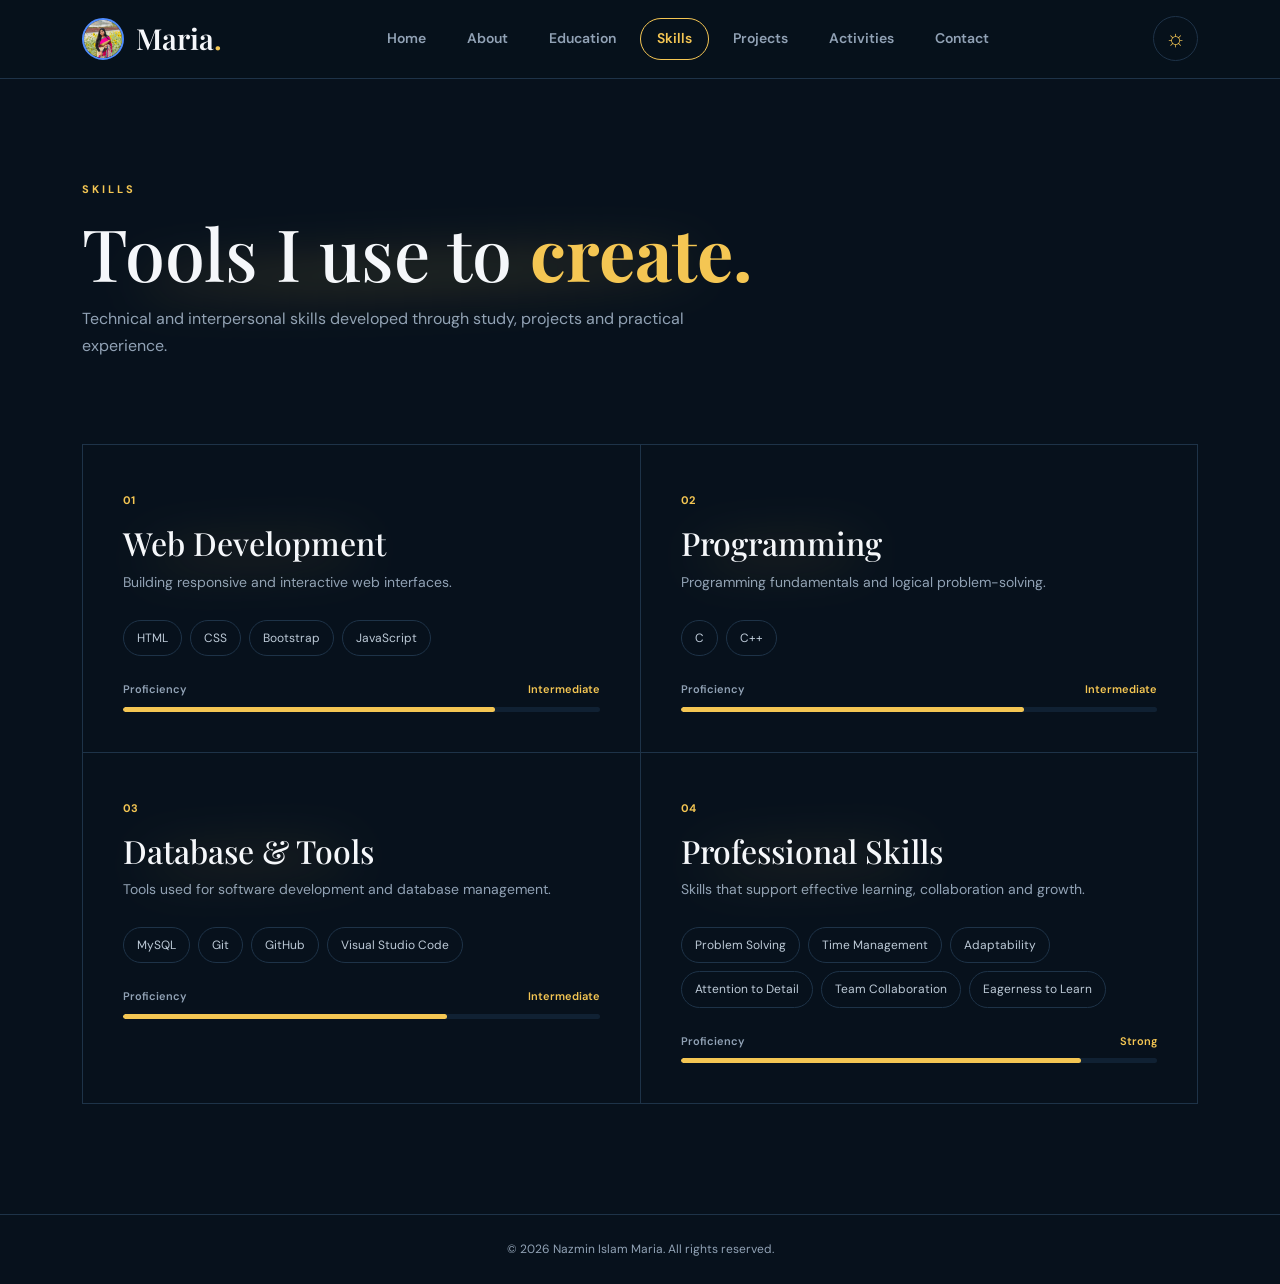
<file: skills.html>
<!DOCTYPE html>
<html lang="en">
<head>
    <meta charset="UTF-8">
    <meta name="viewport" content="width=device-width, initial-scale=1.0">
    <title>Skills | Nazmin Islam Maria</title>

    <link rel="icon" type="image/jpeg" href="images/profile.jpg">

    <link rel="preconnect" href="https://fonts.googleapis.com">
    <link rel="preconnect" href="https://fonts.gstatic.com" crossorigin>
    <link href="https://fonts.googleapis.com/css2?family=DM+Sans:wght@400;500;600;700&family=Playfair+Display:wght@500;600;700&display=swap" rel="stylesheet">
    <link href="https://cdn.jsdelivr.net/npm/bootstrap@5.3.3/dist/css/bootstrap.min.css" rel="stylesheet">
    <link rel="stylesheet" href="style.css">
</head>

<body>

<div class="scroll-progress" id="scrollProgress"></div>

<header class="header">
    <nav class="navbar navbar-expand-lg">
        <div class="container">

            <a class="brand" href="index.html">
                <img src="images/profile.jpg" alt="Nazmin Islam Maria">
                <span>Maria<span class="accent">.</span></span>
            </a>

            <button class="navbar-toggler" type="button" data-bs-toggle="collapse" data-bs-target="#navigation" aria-label="Toggle navigation">
                <span></span><span></span><span></span>
            </button>

            <div class="collapse navbar-collapse" id="navigation">

                <ul class="navbar-nav mx-auto">
                    <li><a class="nav-link" href="index.html">Home</a></li>
                    <li><a class="nav-link" href="about.html">About</a></li>
                    <li><a class="nav-link" href="education.html">Education</a></li>
                    <li><a class="nav-link active" href="skills.html">Skills</a></li>
                    <li><a class="nav-link" href="projects.html">Projects</a></li>
                    <li><a class="nav-link" href="activities.html">Activities</a></li>
                    <li><a class="nav-link" href="contact.html">Contact</a></li>
                </ul>

                <button class="theme-toggle" id="themeToggle" aria-label="Toggle theme">
                    <span id="themeIcon">☼</span>
                </button>

            </div>
        </div>
    </nav>
</header>

<main>

<section class="page-hero">
    <div class="container">
        <span class="section-label">SKILLS</span>
        <h1>Tools I use to <strong>create.</strong></h1>
        <p>
            Technical and interpersonal skills developed through study,
            projects and practical experience.
        </p>
    </div>
</section>

<section class="content-section">
    <div class="container">

        <div class="skills-layout">

            <article class="skill-box">
                <span class="skill-index">01</span>
                <h2>Web Development</h2>
                <p>Building responsive and interactive web interfaces.</p>

                <div class="skill-tags">
                    <span>HTML</span>
                    <span>CSS</span>
                    <span>Bootstrap</span>
                    <span>JavaScript</span>
                </div>

                <div class="skill-level">
                    <div class="skill-level-info">
                        <span>Proficiency</span>
                        <span>Intermediate</span>
                    </div>
                    <div class="skill-bar">
                        <span style="width: 78%;"></span>
                    </div>
                </div>
            </article>

            <article class="skill-box">
                <span class="skill-index">02</span>
                <h2>Programming</h2>
                <p>Programming fundamentals and logical problem-solving.</p>

                <div class="skill-tags">
                    <span>C</span>
                    <span>C++</span>
                </div>

                <div class="skill-level">
                    <div class="skill-level-info">
                        <span>Proficiency</span>
                        <span>Intermediate</span>
                    </div>
                    <div class="skill-bar">
                        <span style="width: 72%;"></span>
                    </div>
                </div>
            </article>

            <article class="skill-box">
                <span class="skill-index">03</span>
                <h2>Database &amp; Tools</h2>
                <p>Tools used for software development and database management.</p>

                <div class="skill-tags">
                    <span>MySQL</span>
                    <span>Git</span>
                    <span>GitHub</span>
                    <span>Visual Studio Code</span>
                </div>

                <div class="skill-level">
                    <div class="skill-level-info">
                        <span>Proficiency</span>
                        <span>Intermediate</span>
                    </div>
                    <div class="skill-bar">
                        <span style="width: 68%;"></span>
                    </div>
                </div>
            </article>

            <article class="skill-box">
                <span class="skill-index">04</span>
                <h2>Professional Skills</h2>
                <p>Skills that support effective learning, collaboration and growth.</p>

                <div class="skill-tags">
                    <span>Problem Solving</span>
                    <span>Time Management</span>
                    <span>Adaptability</span>
                    <span>Attention to Detail</span>
                    <span>Team Collaboration</span>
                    <span>Eagerness to Learn</span>
                </div>

                <div class="skill-level">
                    <div class="skill-level-info">
                        <span>Proficiency</span>
                        <span>Strong</span>
                    </div>
                    <div class="skill-bar">
                        <span style="width: 84%;"></span>
                    </div>
                </div>
            </article>

        </div>

    </div>
</section>

</main>

<button class="back-to-top" id="backToTop" aria-label="Back to top">↑</button>

<footer class="footer">
    <div class="container">
        <p>© 2026 Nazmin Islam Maria. All rights reserved.</p>
    </div>
</footer>

<script src="https://cdn.jsdelivr.net/npm/bootstrap@5.3.3/dist/js/bootstrap.bundle.min.js"></script>
<script src="script.js"></script>

</body>
</html>
</file>
<file: style.css>
:root {
    --background: #07111c;
    --surface: #0c1825;
    --surface-light: #102133;
    --text: #f5f7fa;
    --muted: #91a2b5;
    --blue: #4f8cff;
    --gold: #f4c653;
    --border: #1e3348;
    --white: #ffffff;
}

* {
    margin: 0;
    padding: 0;
    box-sizing: border-box;
}

html {
    scroll-behavior: smooth;
}

body {
    background: var(--background);
    color: var(--text);
    font-family: "DM Sans", sans-serif;
    line-height: 1.7;
    transition: background 0.3s ease, color 0.3s ease;
}

a {
    text-decoration: none;
    color: inherit;
}

img {
    display: block;
    max-width: 100%;
}

.header {
    position: sticky;
    top: 0;
    z-index: 1000;
    background: rgba(7, 17, 28, 0.94);
    border-bottom: 1px solid var(--border);
    backdrop-filter: blur(15px);
}

.navbar {
    min-height: 78px;
}

.brand {
    display: flex;
    align-items: center;
    gap: 12px;
    font-family: "Playfair Display", serif;
    font-size: 29px;
    font-weight: 600;
    color: var(--text);
}

.brand img {
    width: 42px;
    height: 42px;
    border-radius: 50%;
    object-fit: cover;
    border: 2px solid var(--blue);
}

.accent,
strong {
    color: var(--gold);
}

.navbar-nav {
    gap: 7px;
}

.nav-link {
    color: var(--muted);
    font-size: 14px;
    font-weight: 600;
    padding: 8px 16px !important;
    border: 1px solid transparent;
    border-radius: 24px;
    transition: 0.25s ease;
}

.nav-link:hover {
    color: var(--text);
    border-color: var(--border);
}

.nav-link.active {
    color: var(--gold) !important;
    border-color: var(--gold);
}

.theme-toggle {
    width: 45px;
    height: 45px;
    border-radius: 50%;
    border: 1px solid var(--border);
    background: transparent;
    color: var(--gold);
    font-size: 23px;
    cursor: pointer;
    transition: 0.25s ease;
}

.theme-toggle:hover {
    border-color: var(--gold);
}

.navbar-toggler {
    border: 1px solid var(--border);
    padding: 8px;
}

.navbar-toggler:focus {
    box-shadow: none;
}

.navbar-toggler span {
    display: block;
    width: 22px;
    height: 2px;
    margin: 5px;
    background: var(--text);
}

.hero {
    min-height: calc(100vh - 78px);
    display: flex;
    align-items: center;
    padding: 80px 0 90px;
}

.hero-grid {
    display: grid;
    grid-template-columns: 1.15fr 0.85fr;
    align-items: center;
    gap: 70px;
}

.section-label {
    color: var(--gold);
    font-size: 11px;
    font-weight: 700;
    letter-spacing: 3px;
}

.hero h1 {
    position: relative;
    z-index: 1;
    width: fit-content;
    font-family: "Playfair Display", serif;
    font-size: clamp(60px, 7vw, 92px);
    line-height: 0.98;
    letter-spacing: -3px;
    margin: 18px 0;
}

.hero h1 span {
    display: block;
}

.hero h1 .name-accent {
    color: var(--gold);
}

.hero h2 {
    color: #c5d1de;
    font-size: 24px;
    font-weight: 500;
    margin-bottom: 20px;
}

.hero p {
    max-width: 650px;
    color: var(--muted);
    font-size: 16px;
    margin-bottom: 30px;
}

.hero-actions {
    display: flex;
    gap: 12px;
    flex-wrap: wrap;
}

.button {
    min-height: 50px;
    padding: 0 24px;
    border-radius: 28px;
    display: inline-flex;
    align-items: center;
    justify-content: center;
    gap: 10px;
    font-size: 14px;
    font-weight: 700;
    transition: 0.25s ease;
}

.button-primary {
    background: var(--gold);
    color: #111820;
}

.button-primary:hover {
    color: #111820;
    transform: translateY(-2px);
    background: #ffd66d;
}

.button-secondary {
    color: var(--text);
    border: 1px solid var(--blue);
}

.button-secondary:hover {
    background: var(--blue);
    color: white;
}

.social-links {
    display: flex;
    gap: 9px;
    margin-top: 24px;
}

.social-links a {
    width: 38px;
    height: 38px;
    border: 1px solid var(--border);
    border-radius: 9px;
    display: flex;
    align-items: center;
    justify-content: center;
    color: var(--muted);
    font-size: 15px;
    transition: 0.25s ease;
}

.social-links a:hover {
    color: var(--gold);
    border-color: var(--gold);
    transform: translateY(-2px);
}

.hero-visual {
    position: relative;
    display: flex;
    justify-content: center;
    padding: 18px 18px 40px 0;
}

.portrait-wrapper {
    position: relative;
    width: min(100%, 440px);
}

.portrait-wrapper img {
    position: relative;
    z-index: 2;
    width: 100%;
    height: 550px;
    object-fit: cover;
    object-position: 52% 35%;
    border-radius: 20px;
    border: 1px solid var(--border);
    transform: scale(1.035);
}

.portrait-border {
    position: absolute;
    z-index: 1;
    width: 100%;
    height: 100%;
    top: 17px;
    left: 18px;
    border: 1px solid var(--blue);
    border-radius: 20px;
}

.visual-note {
    position: absolute;
    z-index: 3;
    bottom: 0;
    left: 0;
    background: var(--surface);
    border: 1px solid var(--border);
    padding: 15px 22px;
    border-radius: 12px;
}

.visual-note span {
    display: block;
    color: var(--gold);
    font-size: 9px;
    letter-spacing: 2px;
    font-weight: 700;
}

.visual-note strong {
    display: block;
    color: var(--text);
    font-size: 13px;
    margin-top: 2px;
}

.intro-section,
.featured-projects {
    padding: 90px 0;
}

.section-heading {
    display: flex;
    align-items: flex-end;
    justify-content: space-between;
    gap: 30px;
    margin-bottom: 42px;
}

.section-heading h2 {
    position: relative;
    z-index: 1;
    width: fit-content;
    font-family: "Playfair Display", serif;
    font-size: clamp(40px, 5vw, 56px);
    line-height: 1.1;
    margin-top: 10px;
}

.simple-link {
    color: var(--gold);
    font-size: 13px;
    font-weight: 700;
    white-space: nowrap;
}

.simple-link:hover {
    color: var(--blue);
}

.intro-grid {
    display: grid;
    grid-template-columns: repeat(3, 1fr);
    gap: 1px;
    background: var(--border);
    border: 1px solid var(--border);
}

.intro-card {
    background: var(--background);
    padding: 35px;
    min-height: 230px;
}

.intro-card > span {
    color: var(--gold);
    font-size: 12px;
    font-weight: 700;
}

.intro-card h3 {
    font-family: "Playfair Display", serif;
    font-size: 29px;
    margin: 18px 0 10px;
}

.intro-card p {
    color: var(--muted);
    font-size: 14px;
    margin: 0;
}

.project-card {
    height: 100%;
    overflow: hidden;
    background: var(--surface);
    border: 1px solid var(--border);
    border-radius: 17px;
    transition: 0.3s ease;
}

.project-card:hover {
    transform: translateY(-5px);
    border-color: #355271;
}

.project-image {
    height: 245px;
    overflow: hidden;
    background: #091522;
}

.project-image img {
    width: 100%;
    height: 100%;
    object-fit: cover;
    object-position: top center;
    transition: transform 0.4s ease;
}

.project-card:hover .project-image img {
    transform: scale(1.025);
}

.project-info {
    padding: 25px;
}

.project-category,
.project-number,
.activity-type,
.small-heading {
    color: var(--gold);
    font-size: 10px;
    font-weight: 700;
    letter-spacing: 2px;
}

.project-info h3 {
    font-family: "Playfair Display", serif;
    font-size: 26px;
    margin: 10px 0;
}

.project-info p {
    color: var(--muted);
    font-size: 14px;
    margin-bottom: 18px;
}

.project-info a {
    color: var(--gold);
    font-size: 13px;
    font-weight: 700;
}

.project-info a:hover {
    color: var(--blue);
}

.cta-section {
    padding: 25px 0 100px;
}

.cta-box {
    position: relative;
    z-index: 1;
    border: 1px solid var(--border);
    background: var(--surface);
    border-radius: 18px;
    padding: 40px 45px;
    display: flex;
    justify-content: space-between;
    align-items: center;
    gap: 30px;
}

.cta-box h2 {
    position: relative;
    z-index: 1;
    width: fit-content;
    font-family: "Playfair Display", serif;
    font-size: 34px;
    margin: 8px 0 0;
}

.footer {
    border-top: 1px solid var(--border);
    padding: 24px 0;
    text-align: center;
}

.footer p {
    color: var(--muted);
    font-size: 12px;
    margin: 0;
}

.page-hero {
    padding: 95px 0 65px;
    background: var(--background);
    color: var(--text);
}

.page-hero h1 {
    position: relative;
    z-index: 1;
    width: fit-content;
    font-family: "Playfair Display", serif;
    font-size: clamp(50px, 6vw, 72px);
    line-height: 1.05;
    margin: 14px 0;
}

.page-hero h1 .name-accent {
    color: var(--gold);
}

.page-hero p {
    color: var(--muted);
    max-width: 650px;
    margin: 0;
}

.content-section {
    padding: 20px 0 110px;
}

.about-grid {
    display: grid;
    grid-template-columns: 0.75fr 1.25fr;
    gap: 80px;
    align-items: center;
}

.about-image img {
    width: 100%;
    max-width: 430px;
    height: 520px;
    object-fit: cover;
    object-position: 52% 35%;
    border-radius: 18px;
    border: 1px solid var(--border);
    transform: scale(1.035);
}

.about-content h2 {
    position: relative;
    z-index: 1;
    width: fit-content;
    font-family: "Playfair Display", serif;
    font-size: 42px;
    line-height: 1.15;
    margin: 12px 0 25px;
}

.about-content p {
    color: var(--muted);
    font-size: 15px;
    margin-bottom: 18px;
    text-align: justify;
    text-justify: inter-word;
}

.about-details {
    display: grid;
    grid-template-columns: repeat(2, 1fr);
    gap: 1px;
    background: var(--border);
    border: 1px solid var(--border);
    margin-top: 32px;
}

.about-details div {
    background: var(--surface);
    padding: 20px;
}

.about-details span {
    display: block;
    color: var(--gold);
    font-size: 9px;
    font-weight: 700;
    letter-spacing: 2px;
    margin-bottom: 6px;
}

.about-details strong {
    color: var(--text);
    font-size: 13px;
    font-weight: 500;
}

.education-list {
    max-width: 1050px;
}

.education-item {
    display: grid;
    grid-template-columns: 190px 1fr;
    gap: 50px;
    padding: 40px 0;
    border-top: 1px solid var(--border);
}

.education-item:last-child {
    border-bottom: 1px solid var(--border);
}

.education-year {
    color: var(--gold);
    font-size: 13px;
    font-weight: 700;
    letter-spacing: 1px;
}

.education-content {
    padding-left: 30px;
    border-left: 1px solid var(--blue);
}

.education-number {
    color: var(--blue);
    font-size: 11px;
    font-weight: 700;
}

.education-content h2 {
    position: relative;
    z-index: 1;
    width: fit-content;
    font-size: 25px;
    margin: 8px 0;
}

.education-content h3 {
    color: #becbd8;
    font-size: 16px;
    font-weight: 500;
    margin-bottom: 8px;
}

.education-content p {
    color: var(--muted);
    margin-bottom: 8px;
}

.education-result {
    color: var(--muted);
    font-size: 13px;
}

.education-result strong {
    color: var(--gold);
}

.skills-layout {
    display: grid;
    grid-template-columns: repeat(2, 1fr);
    gap: 1px;
    background: var(--border);
    border: 1px solid var(--border);
}

.skill-box {
    background: var(--background);
    padding: 40px;
    min-height: 285px;
}

.skill-index {
    color: var(--gold);
    font-size: 11px;
    font-weight: 700;
}

.skill-box h2 {
    position: relative;
    z-index: 1;
    width: fit-content;
    font-family: "Playfair Display", serif;
    font-size: 32px;
    margin: 12px 0 8px;
}

.skill-box p {
    color: var(--muted);
    font-size: 14px;
    margin-bottom: 25px;
}

.skill-tags,
.tech-tags {
    display: flex;
    flex-wrap: wrap;
    gap: 8px;
}

.skill-tags span,
.tech-tags span {
    border: 1px solid var(--border);
    border-radius: 22px;
    padding: 7px 13px;
    color: #bdcad7;
    font-size: 12px;
    transition: 0.25s ease;
}

.skill-tags span:hover,
.tech-tags span:hover {
    border-color: var(--blue);
    color: var(--text);
}

.projects-section {
    padding-top: 5px;
}

.full-project {
    display: grid;
    grid-template-columns: 1.15fr 0.85fr;
    min-height: 450px;
    margin-bottom: 45px;
    overflow: hidden;
    background: var(--surface);
    border: 1px solid var(--border);
    border-radius: 19px;
}

.full-project.reverse {
    grid-template-columns: 0.85fr 1.15fr;
}

.full-project.reverse .project-cover-large {
    order: 2;
}

.full-project.reverse .full-project-content {
    order: 1;
}

.project-cover-large {
    min-height: 450px;
    overflow: hidden;
}

.project-cover-large img {
    width: 100%;
    height: 100%;
    object-fit: cover;
    object-position: top center;
    transition: transform 0.4s ease;
}

.full-project:hover .project-cover-large img {
    transform: scale(1.02);
}

.full-project-content {
    display: flex;
    flex-direction: column;
    justify-content: center;
    padding: 50px;
}

.full-project-content h2 {
    position: relative;
    z-index: 1;
    width: fit-content;
    font-family: "Playfair Display", serif;
    font-size: 40px;
    line-height: 1.1;
    margin: 12px 0 18px;
}

.full-project-content p {
    color: var(--muted);
    font-size: 15px;
    margin-bottom: 23px;
}

.project-button {
    align-self: flex-start;
    color: var(--gold);
    font-size: 13px;
    font-weight: 700;
}

.project-button:hover {
    color: var(--blue);
}

.upcoming {
    background: #091724;
}

.project-coming {
    min-height: 450px;
    padding: 50px;
    display: flex;
    flex-direction: column;
    justify-content: center;
    background:
        radial-gradient(circle at 75% 30%, rgba(79, 140, 255, 0.12), transparent 38%),
        #091724;
}

.project-coming > span {
    color: var(--gold);
    font-family: "Playfair Display", serif;
    font-size: 65px;
}

.project-coming h2 {
    position: relative;
    z-index: 1;
    width: fit-content;
    font-family: "Playfair Display", serif;
    font-size: 43px;
    line-height: 1.1;
    margin: 10px 0;
}

.project-coming p {
    color: var(--blue);
    font-size: 13px;
    font-weight: 700;
}

.activity-list {
    max-width: 1050px;
    background: var(--background);
}

.activity-item {
    display: grid;
    grid-template-columns: 80px 1fr;
    gap: 30px;
    padding: 38px 0;
    border-top: 1px solid var(--border);
    background: transparent;
    color: var(--text);
}

.activity-item:last-child {
    border-bottom: 1px solid var(--border);
}

.activity-number {
    color: var(--text);
    font-size: 13px;
    font-weight: 500;
}

.activity-content {
    min-width: 0;
}

.activity-category {
    display: inline-block;
    color: var(--gold);
    font-size: 11px;
    font-weight: 700;
    letter-spacing: 2px;
}

.activity-item h2 {
    position: relative;
    z-index: 1;
    width: fit-content;
    font-family: "Playfair Display", serif;
    font-size: 29px;
    line-height: 1.2;
    margin: 9px 0 8px;
    color: var(--text);
}

.activity-item p {
    color: var(--muted);
    font-size: 14px;
    margin: 0;
}

.contact-section {
    padding: 70px 0 80px;
}

.contact-grid {
    display: grid;
    grid-template-columns: 1fr 1fr;
    gap: 90px;
    align-items: center;
}

.contact-intro h1 {
    position: relative;
    z-index: 1;
    width: fit-content;
    font-family: "Playfair Display", serif;
    font-size: clamp(50px, 6vw, 70px);
    line-height: 1.05;
    margin: 15px 0 25px;
}

.contact-intro h1 .name-accent {
    display: block;
    color: var(--gold);
}

.contact-intro p {
    color: var(--muted);
    max-width: 650px;
    margin: 30px 0 42px;
}

.contact-links {
    display: flex;
    flex-direction: column;
    width: 100%;
}

.contact-item {
    position: relative;
    display: flex !important;
    flex-direction: column !important;
    align-items: flex-start !important;
    justify-content: center !important;
    gap: 7px !important;
    width: 100%;
    min-height: 92px;
    padding: 18px 42px 18px 0;
    border-bottom: 1px solid var(--border);
    text-decoration: none;
    transition: all 0.3s ease;
}

.contact-item:first-child {
    border-top: 1px solid var(--border);
}

.contact-item:hover {
    padding-left: 8px;
}

.contact-label {
    display: block !important;
    color: var(--gold) !important;
    font-size: 0.72rem !important;
    font-weight: 700 !important;
    letter-spacing: 0.18em !important;
    line-height: 1.2 !important;
}

.contact-value {
    display: block !important;
    color: var(--text) !important;
    font-size: 1rem !important;
    font-weight: 500 !important;
    line-height: 1.5 !important;
    word-break: break-word;
}

.contact-item::after,
.contact-item i {
    display: none !important;
    content: none !important;
}

body.light-mode {
    --background: #f4f6f8;
    --surface: #ffffff;
    --surface-light: #edf2f7;
    --text: #18222d;
    --muted: #657486;
    --border: #d7dfe8;
}

body.light-mode .header {
    background: rgba(244, 246, 248, 0.95);
}

body.light-mode .hero h2,
body.light-mode .education-content h3 {
    color: #44566a;
}

body.light-mode .upcoming {
    background: #edf2f7;
}

body.light-mode .project-coming {
    background:
        radial-gradient(circle at 75% 30%, rgba(79, 140, 255, 0.09), transparent 38%),
        #edf2f7;
}

body.light-mode .button-secondary {
    color: var(--text);
}

.hero-content > * {
    animation: heroPopup 0.7s ease both;
}

.hero-content .section-label {
    animation-delay: 0.05s;
}

.hero-content h1 {
    animation-delay: 0.12s;
}

.hero-content h2 {
    animation-delay: 0.2s;
}

.hero-content p {
    animation-delay: 0.28s;
}

.hero-content .hero-actions {
    animation-delay: 0.36s;
}

.hero-content .social-links {
    animation-delay: 0.44s;
}

.hero-visual {
    animation: heroPopup 0.8s ease 0.18s both;
}

@keyframes heroPopup {
    from {
        opacity: 0;
        transform: translateY(16px);
    }

    to {
        opacity: 1;
        transform: translateY(0);
    }
}

.hero h1::after,
.page-hero h1::after,
.section-heading h2::after,
.about-content h2::after,
.education-content h2::after,
.skill-box h2::after,
.full-project-content h2::after,
.project-coming h2::after,
.activity-item h2::after,
.contact-intro h1::after,
.cta-box h2::after {
    content: "";
    position: absolute;
    z-index: -1;
    left: 8%;
    right: 8%;
    bottom: 6%;
    height: 38%;
    background: rgba(244, 198, 83, 0.18);
    filter: blur(24px);
    border-radius: 50%;
    transform: rotate(-2deg);
    pointer-events: none;
}

@media (max-width: 991px) {

    .navbar-collapse {
        padding: 20px 0;
    }

    .navbar-nav {
        align-items: flex-start;
    }

    .theme-toggle {
        margin-top: 15px;
    }

    .hero-grid,
    .about-grid,
    .contact-grid {
        grid-template-columns: 1fr;
    }

    .hero-content {
        order: 1;
    }

    .hero-visual {
        order: 2;
    }

    .hero-grid {
        gap: 55px;
    }

    .portrait-wrapper {
        max-width: 420px;
    }

    .about-grid {
        gap: 50px;
    }

    .about-image img {
        max-width: 420px;
    }

    .full-project,
    .full-project.reverse {
        grid-template-columns: 1fr;
    }

    .full-project.reverse .project-cover-large,
    .full-project.reverse .full-project-content {
        order: initial;
    }

    .project-cover-large,
    .project-coming {
        min-height: 330px;
    }

    .contact-page {
        min-height: auto;
    }

    .contact-links {
        max-width: 700px;
    }
}

@media (max-width: 767px) {

    .navbar {
        min-height: 70px;
    }

    .brand {
        font-size: 26px;
    }

    .brand img {
        width: 38px;
        height: 38px;
    }

    .hero {
        padding: 65px 0 75px;
    }

    .hero h1 {
        font-size: 55px;
        letter-spacing: -2px;
    }

    .hero h2 {
        font-size: 20px;
    }

    .hero p {
        font-size: 15px;
    }

    .portrait-wrapper img {
        height: 440px;
        object-position: 52% 35%;
    }

    .section-heading {
        align-items: flex-start;
        flex-direction: column;
        margin-bottom: 30px;
    }

    .intro-grid,
    .skills-layout {
        grid-template-columns: 1fr;
    }

    .intro-card,
    .skill-box {
        min-height: auto;
    }

    .page-hero {
        padding: 70px 0 50px;
    }

    .page-hero h1 {
        font-size: 48px;
    }

    .education-item {
        grid-template-columns: 1fr;
        gap: 15px;
    }

    .education-content {
        padding-left: 20px;
    }

    .full-project-content,
    .project-coming {
        padding: 32px;
    }

    .full-project-content h2,
    .project-coming h2 {
        font-size: 34px;
    }

    .activity-item {
        grid-template-columns: 45px 1fr;
        gap: 15px;
    }

    .activity-item h2 {
        font-size: 24px;
    }

    .about-details {
        grid-template-columns: 1fr;
    }

    .cta-box {
        flex-direction: column;
        align-items: flex-start;
        padding: 30px;
    }

    .contact-intro h1 {
        font-size: 48px;
    }
}

@media (max-width: 576px) {

    .contact-section {
        padding: 50px 0 60px;
    }

    .contact-grid {
        gap: 40px;
    }

    .contact-intro p {
        margin: 24px 0 32px;
    }

    .contact-item {
        min-height: 82px;
    }

    .contact-value {
        font-size: 0.92rem !important;
    }
}

@media (max-width: 480px) {

    .hero h1 {
        font-size: 47px;
    }

    .hero-actions {
        flex-direction: column;
        align-items: stretch;
    }

    .button {
        width: 100%;
    }

    .portrait-wrapper img {
        height: 390px;
    }

    .visual-note {
        left: 10px;
    }

    .section-heading h2 {
        font-size: 40px;
    }

    .about-content h2 {
        font-size: 35px;
    }

    .full-project-content h2 {
        font-size: 30px;
    }
}

.scroll-reveal {
    opacity: 0;
    transform: translateY(22px);
    transition: opacity 0.65s ease, transform 0.65s ease;
}

.scroll-reveal.revealed {
    opacity: 1;
    transform: translateY(0);
}

.project-card {
    transition: transform 0.35s ease, border-color 0.35s ease, box-shadow 0.35s ease;
}

.project-card:hover {
    transform: translateY(-7px);
    border-color: var(--blue);
    box-shadow: 0 14px 35px rgba(0, 0, 0, 0.16);
}

@media (prefers-reduced-motion: reduce) {
    html {
        scroll-behavior: auto;
    }

    .scroll-reveal,
    .scroll-reveal.revealed,
    .project-card,
    .project-card:hover {
        opacity: 1;
        transform: none;
        transition: none;
    }
}

.scroll-progress {
    position: fixed;
    top: 0;
    left: 0;
    z-index: 2000;
    width: 0;
    height: 3px;
    background: var(--gold);
    transition: width 0.08s linear;
    pointer-events: none;
}

.back-to-top {
    position: fixed;
    right: 28px;
    bottom: 28px;
    width: 44px;
    height: 44px;
    border: 1px solid var(--border);
    border-radius: 50%;
    background: var(--surface);
    color: var(--gold);
    font-size: 20px;
    cursor: pointer;
    opacity: 0;
    visibility: hidden;
    transform: translateY(12px);
    transition: 0.3s ease;
    z-index: 1000;
}

.back-to-top.show {
    opacity: 1;
    visibility: visible;
    transform: translateY(0);
}

.back-to-top:hover {
    border-color: var(--gold);
    transform: translateY(-3px);
}

@media (max-width: 576px) {
    .back-to-top {
        right: 18px;
        bottom: 18px;
        width: 40px;
        height: 40px;
    }
}

.skill-level {
    margin-top: 24px;
}

.skill-level-info {
    display: flex;
    justify-content: space-between;
    align-items: center;
    margin-bottom: 8px;
    color: var(--muted);
    font-size: 11px;
    font-weight: 600;
}

.skill-level-info span:last-child {
    color: var(--gold);
}

.skill-bar {
    width: 100%;
    height: 5px;
    background: var(--surface-light);
    border-radius: 10px;
    overflow: hidden;
}

.skill-bar span {
    display: block;
    height: 100%;
    background: var(--gold);
    border-radius: 10px;
}
</file>
